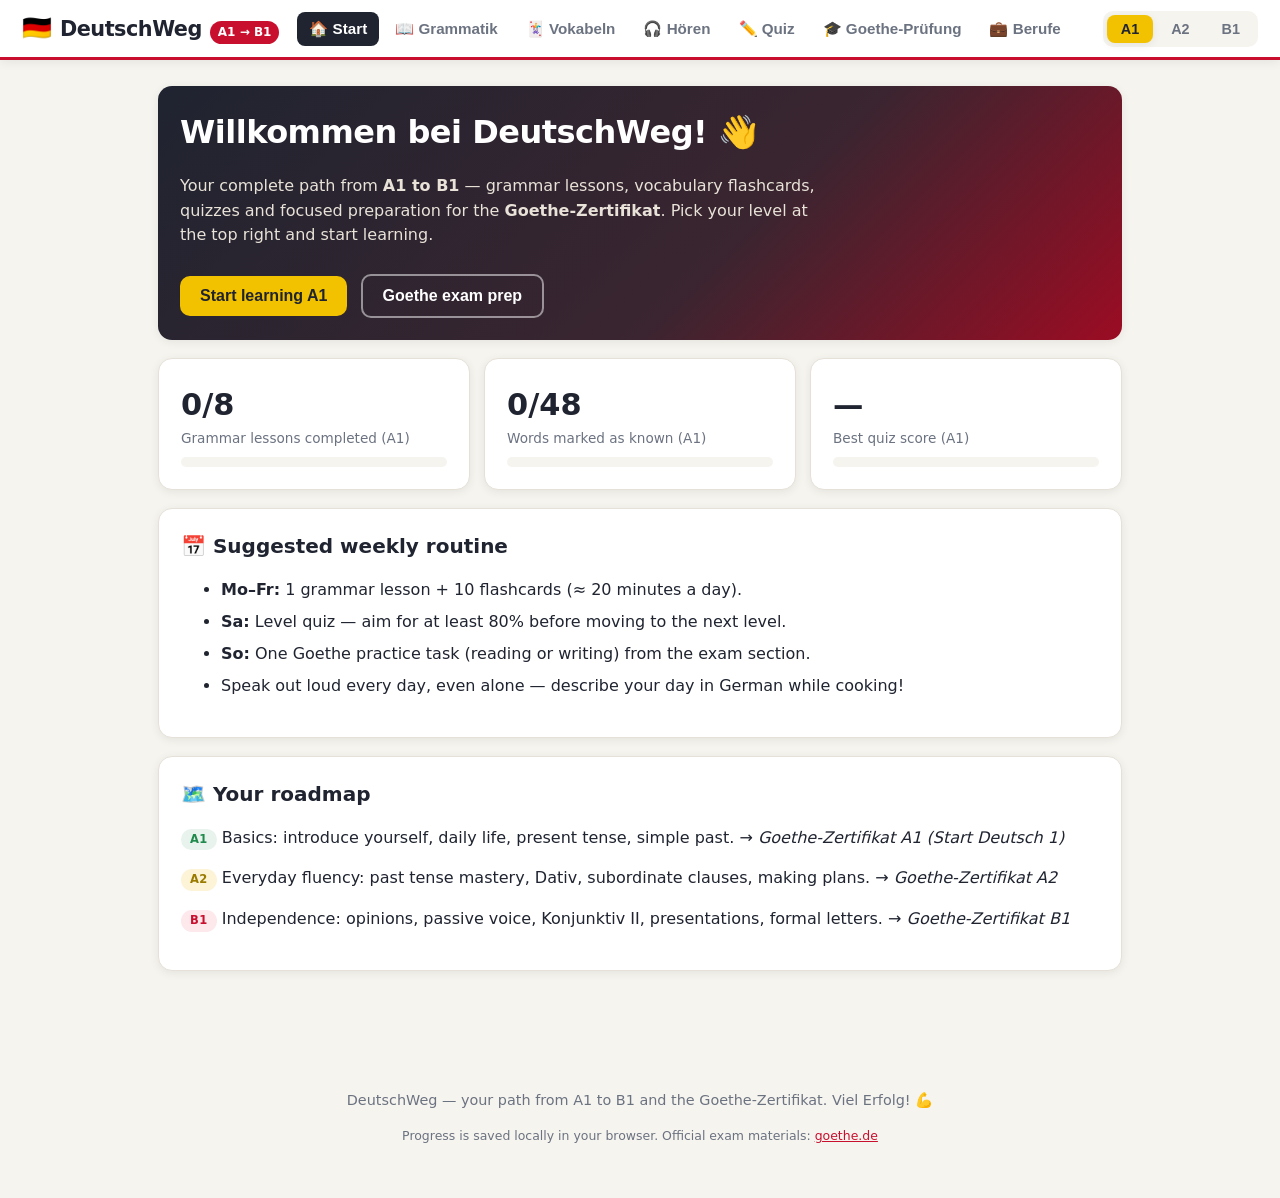
<file: index.html>
<!DOCTYPE html>
<html lang="de">
<head>
  <meta charset="UTF-8">
  <meta name="viewport" content="width=device-width, initial-scale=1.0, viewport-fit=cover">
  <title>Deutsch A1–B1 | Goethe Exam Prep</title>
  <meta name="theme-color" content="#c8102e">
  <link rel="manifest" href="manifest.webmanifest">
  <meta name="apple-mobile-web-app-capable" content="yes">
  <meta name="mobile-web-app-capable" content="yes">
  <meta name="apple-mobile-web-app-status-bar-style" content="default">
  <meta name="apple-mobile-web-app-title" content="DeutschWeg">
  <link rel="apple-touch-icon" href="icons/icon-180.png">
  <link rel="icon" type="image/png" sizes="192x192" href="icons/icon-192.png">
  <link rel="stylesheet" href="css/style.css">
</head>
<body>
  <header class="topbar">
    <div class="brand" onclick="showView('dashboard')">
      <span class="brand-flag">🇩🇪</span>
      <span class="brand-name">DeutschWeg</span>
      <span class="brand-sub">A1 → B1</span>
    </div>
    <nav class="main-nav">
      <button class="nav-btn active" data-view="dashboard" onclick="showView('dashboard')">🏠 Start</button>
      <button class="nav-btn" data-view="grammar" onclick="showView('grammar')">📖 Grammatik</button>
      <button class="nav-btn" data-view="vocab" onclick="showView('vocab')">🃏 Vokabeln</button>
      <button class="nav-btn" data-view="listening" onclick="showView('listening')">🎧 Hören</button>
      <button class="nav-btn" data-view="quiz" onclick="showView('quiz')">✏️ Quiz</button>
      <button class="nav-btn" data-view="exam" onclick="showView('exam')">🎓 Goethe-Prüfung</button>
      <button class="nav-btn" data-view="jobs" onclick="showView('jobs')">💼 Berufe</button>
    </nav>
    <div class="level-picker">
      <button class="level-btn active" data-level="A1" onclick="setLevel('A1')">A1</button>
      <button class="level-btn" data-level="A2" onclick="setLevel('A2')">A2</button>
      <button class="level-btn" data-level="B1" onclick="setLevel('B1')">B1</button>
    </div>
  </header>

  <main id="app"></main>

  <footer class="footer">
    <p>DeutschWeg — your path from A1 to B1 and the Goethe-Zertifikat. Viel Erfolg! 💪</p>
    <p class="footer-small">Progress is saved locally in your browser. Official exam materials: <a href="https://www.goethe.de/en/spr/prf.html" target="_blank" rel="noopener">goethe.de</a></p>
  </footer>

  <script src="js/data/grammar.js"></script>
  <script src="js/data/vocab.js"></script>
  <script src="js/data/quizzes.js"></script>
  <script src="js/data/listening.js"></script>
  <script src="js/data/exam.js"></script>
  <script src="js/data/jobs.js"></script>
  <script src="js/app.js"></script>
  <script>
    if ("serviceWorker" in navigator) {
      navigator.serviceWorker.register("sw.js");
    }
  </script>
</body>
</html>
</file>
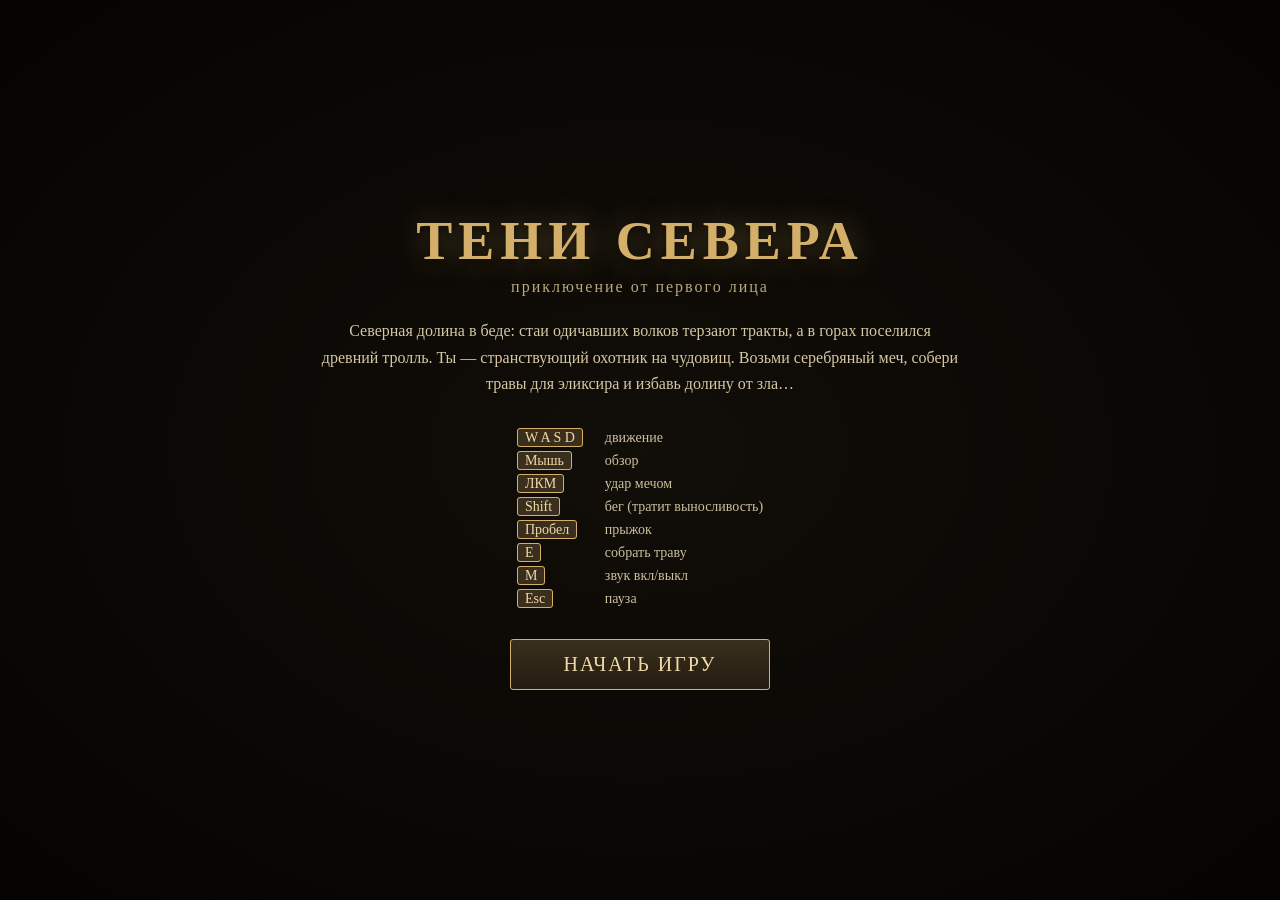
<file: game/index.html>
<!DOCTYPE html>
<html lang="ru">
<head>
<meta charset="UTF-8">
<meta name="viewport" content="width=device-width, initial-scale=1.0">
<title>Тени Севера — RPG от первого лица</title>
<style>
  :root{
    --gold:#d4af6a; --gold2:#f0d9a8; --blood:#a32020; --panel:rgba(12,10,8,.78);
  }
  *{margin:0;padding:0;box-sizing:border-box}
  html,body{width:100%;height:100%;overflow:hidden;background:#000;
    font-family:Georgia,'Times New Roman',serif;color:#e8dcc0;user-select:none}
  #gl{position:fixed;inset:0;display:block;width:100%;height:100%}

  /* ---------- crosshair ---------- */
  #crosshair{position:fixed;left:50%;top:50%;transform:translate(-50%,-50%);
    width:18px;height:18px;pointer-events:none;opacity:.85}
  #crosshair::before,#crosshair::after{content:"";position:absolute;background:#e8dcc0;
    box-shadow:0 0 3px #000}
  #crosshair::before{left:8px;top:0;width:2px;height:18px}
  #crosshair::after{left:0;top:8px;width:18px;height:2px}

  /* ---------- HUD bars ---------- */
  #hud{position:fixed;left:24px;bottom:22px;width:300px;pointer-events:none}
  .bar{height:14px;border:1px solid #5a4a30;background:rgba(0,0,0,.55);
    border-radius:3px;margin-top:6px;overflow:hidden;box-shadow:0 0 8px rgba(0,0,0,.6)}
  .bar>div{height:100%;transition:width .15s}
  #hpFill{background:linear-gradient(#d24545,#7d1d1d);width:100%}
  #stFill{background:linear-gradient(#58b558,#2c6b2c);width:100%}
  #xpWrap{height:7px;margin-top:8px}
  #xpFill{background:linear-gradient(#e8c97a,#a8843a);width:0}
  #lvlTag{font-size:14px;color:var(--gold);text-shadow:0 1px 3px #000;margin-top:5px}

  /* ---------- quest panel ---------- */
  #quest{position:fixed;left:24px;top:74px;max-width:330px;background:var(--panel);
    border:1px solid #4a3b24;border-left:3px solid var(--gold);padding:10px 14px;
    border-radius:3px;pointer-events:none}
  #quest h3{font-size:15px;color:var(--gold2);letter-spacing:.5px}
  #quest p{font-size:13px;margin-top:4px;color:#cdbf9d}
  #quest .qprog{color:#fff;font-weight:bold}

  /* ---------- compass ---------- */
  #compass{position:fixed;top:14px;left:50%;transform:translateX(-50%);
    width:340px;height:34px;background:var(--panel);border:1px solid #4a3b24;
    border-radius:4px;pointer-events:none}

  /* ---------- minimap ---------- */
  #minimapWrap{position:fixed;top:14px;right:14px;border:2px solid #4a3b24;
    border-radius:50%;overflow:hidden;box-shadow:0 0 14px rgba(0,0,0,.7);pointer-events:none}
  #minimap{display:block;width:170px;height:170px}

  /* ---------- clock ---------- */
  #clock{position:fixed;top:192px;right:24px;font-size:14px;color:var(--gold2);
    text-shadow:0 1px 3px #000;text-align:center;width:150px;pointer-events:none}

  /* ---------- sword ---------- */
  #sword{position:fixed;right:4%;bottom:-6vmin;width:34vmin;height:60vmin;
    pointer-events:none;transform-origin:55% 95%;transform:rotate(14deg);
    filter:drop-shadow(0 6px 10px rgba(0,0,0,.6));
    animation:idle 3.4s ease-in-out infinite}
  @keyframes idle{0%,100%{transform:rotate(14deg) translateY(0)}
    50%{transform:rotate(16deg) translateY(1.2vmin)}}
  #sword.swing{animation:swing .42s ease-out}
  @keyframes swing{
    0%{transform:rotate(26deg) translate(2vmin,0)}
    35%{transform:rotate(-74deg) translate(-14vmin,-4vmin)}
    100%{transform:rotate(14deg) translate(0,0)}}

  /* ---------- vignettes ---------- */
  #dmgVignette{position:fixed;inset:0;pointer-events:none;opacity:0;
    box-shadow:inset 0 0 140px 60px rgba(160,10,10,.85);transition:opacity .5s}
  #lowHp{position:fixed;inset:0;pointer-events:none;opacity:0;
    box-shadow:inset 0 0 120px 40px rgba(120,0,0,.55)}

  /* ---------- floating texts / notifications ---------- */
  .floatTxt{position:fixed;pointer-events:none;font-weight:bold;font-size:18px;
    text-shadow:0 1px 4px #000;animation:floatUp 1s ease-out forwards}
  @keyframes floatUp{from{opacity:1;transform:translateY(0)}
    to{opacity:0;transform:translateY(-46px)}}
  #notif{position:fixed;top:18%;left:50%;transform:translateX(-50%);
    text-align:center;pointer-events:none}
  .note{font-size:24px;color:var(--gold2);text-shadow:0 2px 8px #000;
    letter-spacing:1px;animation:noteAnim 3.6s ease forwards;margin-top:8px}
  .note small{display:block;font-size:15px;color:#cdbf9d}
  @keyframes noteAnim{0%{opacity:0;transform:scale(.85)}10%{opacity:1;transform:scale(1)}
    80%{opacity:1}100%{opacity:0}}

  /* ---------- quest marker ---------- */
  #marker{position:fixed;pointer-events:none;display:none;text-align:center;
    transform:translate(-50%,-100%)}
  #marker .dia{width:16px;height:16px;margin:0 auto;background:var(--gold);
    transform:rotate(45deg);box-shadow:0 0 10px var(--gold)}
  #marker .dist{font-size:13px;color:var(--gold2);text-shadow:0 1px 3px #000;margin-top:6px}

  /* ---------- hint ---------- */
  #hint{position:fixed;bottom:18%;left:50%;transform:translateX(-50%);
    font-size:17px;color:#fff;text-shadow:0 1px 4px #000;background:var(--panel);
    border:1px solid #4a3b24;padding:6px 16px;border-radius:4px;display:none;pointer-events:none}
  kbd{background:#3a2f1d;border:1px solid var(--gold);border-radius:3px;
    padding:1px 7px;color:var(--gold2);font-family:inherit}

  /* ---------- screens ---------- */
  .screen{position:fixed;inset:0;display:flex;flex-direction:column;align-items:center;
    justify-content:center;background:radial-gradient(ellipse at center,
    rgba(20,16,10,.88) 0%,rgba(5,4,2,.97) 100%);z-index:10;text-align:center;padding:20px}
  .screen h1{font-size:54px;color:var(--gold);letter-spacing:6px;
    text-shadow:0 0 30px rgba(212,175,106,.4),0 3px 6px #000}
  .screen h2{font-size:30px;color:var(--gold2);letter-spacing:3px}
  .screen .sub{font-size:16px;color:#b8a880;margin-top:6px;letter-spacing:2px}
  .story{max-width:640px;margin:22px 0;font-size:16px;line-height:1.65;color:#d6c8a4}
  .controls{display:grid;grid-template-columns:auto auto;gap:7px 22px;margin:10px 0 24px;
    font-size:14px;color:#cdbf9d;text-align:left}
  .btn{font-family:inherit;font-size:20px;letter-spacing:2px;color:var(--gold2);
    background:linear-gradient(#3a2f1d,#241c10);border:1px solid var(--gold);
    padding:13px 52px;border-radius:3px;cursor:pointer;margin-top:8px;
    transition:all .2s;text-transform:uppercase}
  .btn:hover{background:linear-gradient(#54421f,#332712);box-shadow:0 0 18px rgba(212,175,106,.35)}
  .hidden{display:none !important}
  #deathScreen h1{color:var(--blood);text-shadow:0 0 30px rgba(163,32,32,.5)}
  .stats{margin:14px 0;font-size:15px;color:#cdbf9d}
</style>
</head>
<body>
<canvas id="gl"></canvas>

<!-- HUD -->
<div id="crosshair" class="hidden"></div>
<div id="hud" class="hidden">
  <div id="lvlTag">Уровень 1 — Охотник</div>
  <div class="bar"><div id="hpFill"></div></div>
  <div class="bar"><div id="stFill"></div></div>
  <div class="bar" id="xpWrap"><div id="xpFill"></div></div>
</div>
<div id="quest" class="hidden">
  <h3 id="qTitle"></h3>
  <p id="qText"></p>
</div>
<canvas id="compass" class="hidden" width="340" height="34"></canvas>
<div id="minimapWrap" class="hidden"><canvas id="minimap" width="170" height="170"></canvas></div>
<div id="clock" class="hidden"></div>
<div id="marker"><div class="dia"></div><div class="dist"></div></div>
<div id="hint"></div>
<div id="notif"></div>
<div id="dmgVignette"></div>
<div id="lowHp"></div>

<!-- Sword viewmodel -->
<svg id="sword" class="hidden" viewBox="0 0 100 240">
  <defs>
    <linearGradient id="blade" x1="0" y1="0" x2="1" y2="0">
      <stop offset="0" stop-color="#7d8893"/><stop offset=".45" stop-color="#dfe7ee"/>
      <stop offset=".55" stop-color="#f5f9fc"/><stop offset="1" stop-color="#6c7680"/>
    </linearGradient>
    <linearGradient id="hilt" x1="0" y1="0" x2="0" y2="1">
      <stop offset="0" stop-color="#5a4426"/><stop offset="1" stop-color="#33240f"/>
    </linearGradient>
  </defs>
  <polygon points="50,2 60,30 60,160 40,160 40,30" fill="url(#blade)" stroke="#3c444c" stroke-width="1.4"/>
  <rect x="47.6" y="22" width="4.8" height="130" fill="#9aa6b1" opacity=".55"/>
  <rect x="22" y="158" width="56" height="11" rx="4" fill="#caa24e" stroke="#7d6325" stroke-width="1.5"/>
  <rect x="43" y="169" width="14" height="48" rx="4" fill="url(#hilt)" stroke="#1d1408" stroke-width="1.2"/>
  <circle cx="50" cy="226" r="11" fill="#caa24e" stroke="#7d6325" stroke-width="1.6"/>
</svg>

<!-- MENU -->
<div id="menu" class="screen">
  <h1>ТЕНИ СЕВЕРА</h1>
  <div class="sub">приключение от первого лица</div>
  <p class="story">Северная долина в беде: стаи одичавших волков терзают тракты,
    а в горах поселился древний тролль. Ты — странствующий охотник на чудовищ.
    Возьми серебряный меч, собери травы для эликсира и избавь долину от зла…</p>
  <div class="controls">
    <span><kbd>W A S D</kbd></span><span>движение</span>
    <span><kbd>Мышь</kbd></span><span>обзор</span>
    <span><kbd>ЛКМ</kbd></span><span>удар мечом</span>
    <span><kbd>Shift</kbd></span><span>бег (тратит выносливость)</span>
    <span><kbd>Пробел</kbd></span><span>прыжок</span>
    <span><kbd>E</kbd></span><span>собрать траву</span>
    <span><kbd>M</kbd></span><span>звук вкл/выкл</span>
    <span><kbd>Esc</kbd></span><span>пауза</span>
  </div>
  <button class="btn" id="startBtn">Начать игру</button>
</div>

<!-- PAUSE -->
<div id="pauseScreen" class="screen hidden">
  <h2>ПАУЗА</h2>
  <button class="btn" id="resumeBtn">Продолжить</button>
</div>

<!-- DEATH -->
<div id="deathScreen" class="screen hidden">
  <h1>ТЫ ПОГИБ</h1>
  <p class="story">Долина ещё нуждается в своём охотнике…</p>
  <button class="btn" id="respawnBtn">Возродиться</button>
</div>

<!-- VICTORY -->
<div id="winScreen" class="screen hidden">
  <h2>ДОЛИНА СПАСЕНА!</h2>
  <p class="story">Тролль повержен, и волчьи стаи рассеялись по лесам.
    Жители Севера будут слагать песни о твоём подвиге, охотник.</p>
  <div class="stats" id="winStats"></div>
  <button class="btn" id="roamBtn">Странствовать дальше</button>
</div>

<script>
"use strict";
/* =====================================================================
   ТЕНИ СЕВЕРА — first-person open-world RPG on raw WebGL, no libraries
   ===================================================================== */

/* ---------------- tiny math ---------------- */
function mPersp(fov,asp,n,f){const t=1/Math.tan(fov/2),nf=1/(n-f);
  return[t/asp,0,0,0, 0,t,0,0, 0,0,(f+n)*nf,-1, 0,0,2*f*n*nf,0];}
function mLookAt(e,c,up){
  let zx=e[0]-c[0],zy=e[1]-c[1],zz=e[2]-c[2];
  let l=1/(Math.hypot(zx,zy,zz)||1);zx*=l;zy*=l;zz*=l;
  let xx=up[1]*zz-up[2]*zy,xy=up[2]*zx-up[0]*zz,xz=up[0]*zy-up[1]*zx;
  l=1/(Math.hypot(xx,xy,xz)||1);xx*=l;xy*=l;xz*=l;
  const yx=zy*xz-zz*xy,yy=zz*xx-zx*xz,yz=zx*xy-zy*xx;
  return[xx,yx,zx,0, xy,yy,zy,0, xz,yz,zz,0,
    -(xx*e[0]+xy*e[1]+xz*e[2]),-(yx*e[0]+yy*e[1]+yz*e[2]),-(zx*e[0]+zy*e[1]+zz*e[2]),1];}
function mMul(a,b){const o=new Array(16);
  for(let c=0;c<4;c++)for(let r=0;r<4;r++)
    o[c*4+r]=a[r]*b[c*4]+a[4+r]*b[c*4+1]+a[8+r]*b[c*4+2]+a[12+r]*b[c*4+3];
  return o;}
function mTRS(x,y,z,ry,s){const c=Math.cos(ry),si=Math.sin(ry);
  return[c*s,0,-si*s,0, 0,s,0,0, si*s,0,c*s,0, x,y,z,1];}
function nRotY(ry){const c=Math.cos(ry),s=Math.sin(ry);
  return[c,0,-s, 0,1,0, s,0,c];}
const N_ID=[1,0,0, 0,1,0, 0,0,1], M_ID=[1,0,0,0, 0,1,0,0, 0,0,1,0, 0,0,0,1];
const clamp=(v,a,b)=>v<a?a:v>b?b:v, lerp=(a,b,t)=>a+(b-a)*t;

/* ---------------- deterministic noise ---------------- */
let seed=1337;
function rnd(){seed=(Math.imul(seed,1103515245)+12345)&0x7fffffff;return seed/0x7fffffff;}
function hash2(ix,iz){let n=(Math.imul(ix,374761393)+Math.imul(iz,668265263))|0;
  n=Math.imul(n^(n>>>13),1274126177);n^=n>>>16;return(n>>>0)/4294967295;}
function noise2(x,z){const ix=Math.floor(x),iz=Math.floor(z),fx=x-ix,fz=z-iz;
  const u=fx*fx*(3-2*fx),v=fz*fz*(3-2*fz);
  return lerp(lerp(hash2(ix,iz),hash2(ix+1,iz),u),
              lerp(hash2(ix,iz+1),hash2(ix+1,iz+1),u),v);}
function fbm(x,z){let a=0.5,f=1,s=0;
  for(let i=0;i<4;i++){s+=a*noise2(x*f,z*f);f*=2;a*=0.5;}return s;}

/* ---------------- world ---------------- */
const WORLD_R=290, WATER_Y=0;
function terrainH(x,z){
  let y=(fbm(x*0.013,z*0.013)-0.47)*22;
  const m=Math.max(0,fbm(x*0.0045+97,z*0.0045+31)-0.45);
  y+=m*m*160;
  const d=Math.hypot(x,z);
  if(d<40){const t=clamp(d/40,0,1);y=lerp(2.2,y,t*t);}      // flat spawn
  if(d>WORLD_R-40)y+=(d-(WORLD_R-40))*0.6;                  // rim mountains
  return y;}
function terrainN(x,z){const e=1.2;
  const nx=terrainH(x-e,z)-terrainH(x+e,z),nz=terrainH(x,z-e)-terrainH(x,z+e);
  const l=1/Math.hypot(nx,2*e,nz);return[nx*l,2*e*l,nz*l];}

/* ---------------- WebGL setup ---------------- */
const cv=document.getElementById("gl");
const gl=cv.getContext("webgl",{antialias:true});
function resize(){cv.width=innerWidth*devicePixelRatio;cv.height=innerHeight*devicePixelRatio;
  gl.viewport(0,0,cv.width,cv.height);}
addEventListener("resize",resize);resize();

const VS=`attribute vec3 aPos;attribute vec3 aNor;attribute vec3 aCol;
uniform mat4 uVP,uModel;uniform mat3 uNor;
varying vec3 vC,vN;varying float vD;
void main(){vec4 w=uModel*vec4(aPos,1.0);gl_Position=uVP*w;
vC=aCol;vN=uNor*aNor;vD=gl_Position.w;}`;
const FS=`precision mediump float;
varying vec3 vC,vN;varying float vD;
uniform vec3 uSunDir,uSunCol,uAmb,uFogCol;
uniform float uFogDen,uEmis,uAlpha;
void main(){
  float d=max(dot(normalize(vN),uSunDir),0.0);
  vec3 c=vC*(uAmb+uSunCol*d);
  c=mix(c,vC*1.25,uEmis);
  float f=clamp(1.0-exp(-uFogDen*uFogDen*vD*vD),0.0,1.0);
  gl_FragColor=vec4(mix(c,uFogCol,f),uAlpha);}`;
function shader(type,src){const s=gl.createShader(type);gl.shaderSource(s,src);
  gl.compileShader(s);
  if(!gl.getShaderParameter(s,gl.COMPILE_STATUS))throw gl.getShaderInfoLog(s);
  return s;}
const prog=gl.createProgram();
gl.attachShader(prog,shader(gl.VERTEX_SHADER,VS));
gl.attachShader(prog,shader(gl.FRAGMENT_SHADER,FS));
gl.linkProgram(prog);gl.useProgram(prog);
const A={pos:gl.getAttribLocation(prog,"aPos"),nor:gl.getAttribLocation(prog,"aNor"),
  col:gl.getAttribLocation(prog,"aCol")};
const U={};for(const n of["uVP","uModel","uNor","uSunDir","uSunCol","uAmb",
  "uFogCol","uFogDen","uEmis","uAlpha"])U[n]=gl.getUniformLocation(prog,n);
gl.enable(gl.DEPTH_TEST);
gl.enable(gl.CULL_FACE);
gl.blendFunc(gl.SRC_ALPHA,gl.ONE_MINUS_SRC_ALPHA);

/* ---------------- geometry builders ---------------- */
function tri(a,b,c,col,out){
  const ux=b[0]-a[0],uy=b[1]-a[1],uz=b[2]-a[2],vx=c[0]-a[0],vy=c[1]-a[1],vz=c[2]-a[2];
  let nx=uy*vz-uz*vy,ny=uz*vx-ux*vz,nz=ux*vy-uy*vx;
  const l=1/(Math.hypot(nx,ny,nz)||1);nx*=l;ny*=l;nz*=l;
  out.push(a[0],a[1],a[2],nx,ny,nz,col[0],col[1],col[2],
           b[0],b[1],b[2],nx,ny,nz,col[0],col[1],col[2],
           c[0],c[1],c[2],nx,ny,nz,col[0],col[1],col[2]);}
function quad(a,b,c,d,col,out){tri(a,b,c,col,out);tri(a,c,d,col,out);}
function box(cx,cy,cz,sx,sy,sz,ry,col,out){
  const hx=sx/2,hy=sy/2,hz=sz/2,co=Math.cos(ry),si=Math.sin(ry);
  const p=(x,y,z)=>[cx+x*co+z*si,cy+y,cz-x*si+z*co];
  const v=[p(-hx,-hy,-hz),p(hx,-hy,-hz),p(hx,hy,-hz),p(-hx,hy,-hz),
           p(-hx,-hy,hz),p(hx,-hy,hz),p(hx,hy,hz),p(-hx,hy,hz)];
  quad(v[4],v[5],v[6],v[7],col,out);quad(v[1],v[0],v[3],v[2],col,out);
  quad(v[5],v[1],v[2],v[6],col,out);quad(v[0],v[4],v[7],v[3],col,out);
  quad(v[3],v[7],v[6],v[2],col,out);quad(v[0],v[1],v[5],v[4],col,out);}
function pyramid(cx,cy,cz,s,h,ry,col,out){
  const co=Math.cos(ry),si=Math.sin(ry);
  const p=(x,z)=>[cx+x*co+z*si,cy,cz-x*si+z*co];
  const a=[cx,cy+h,cz],b0=p(-s,-s),b1=p(s,-s),b2=p(s,s),b3=p(-s,s);
  tri(b1,b0,a,col,out);tri(b2,b1,a,col,out);
  tri(b3,b2,a,col,out);tri(b0,b3,a,col,out);
  quad(b0,b1,b2,b3,col,out);}
function mesh(arr){const buf=gl.createBuffer();
  gl.bindBuffer(gl.ARRAY_BUFFER,buf);
  gl.bufferData(gl.ARRAY_BUFFER,new Float32Array(arr),gl.STATIC_DRAW);
  return{buf,n:arr.length/9};}
function draw(m,model,nor,emis,alpha){
  gl.bindBuffer(gl.ARRAY_BUFFER,m.buf);
  gl.vertexAttribPointer(A.pos,3,gl.FLOAT,false,36,0);
  gl.vertexAttribPointer(A.nor,3,gl.FLOAT,false,36,12);
  gl.vertexAttribPointer(A.col,3,gl.FLOAT,false,36,24);
  gl.enableVertexAttribArray(A.pos);gl.enableVertexAttribArray(A.nor);
  gl.enableVertexAttribArray(A.col);
  gl.uniformMatrix4fv(U.uModel,false,model||M_ID);
  gl.uniformMatrix3fv(U.uNor,false,nor||N_ID);
  gl.uniform1f(U.uEmis,emis||0);gl.uniform1f(U.uAlpha,alpha===undefined?1:alpha);
  gl.drawArrays(gl.TRIANGLES,0,m.n);}

/* ---------------- build terrain ---------------- */
function terrainColor(y,ny,x,z){
  const v=noise2(x*0.3,z*0.3)*0.07;
  if(y<WATER_Y+0.7)return[0.56+v,0.5+v,0.33];               // sand
  if(y>30&&ny>0.78)return[0.88,0.9,0.94];                   // snow
  if(ny<0.72)return[0.42+v,0.4+v,0.38];                     // rock
  return[0.2+v,0.4+v*1.5,0.14];}                            // grass
const terr=(()=>{const out=[],SEG=150,S=WORLD_R*2+40,h=S/2,st=S/SEG;
  const H=[],C=[];
  for(let j=0;j<=SEG;j++)for(let i=0;i<=SEG;i++){
    const x=-h+i*st,z=-h+j*st,y=terrainH(x,z),n=terrainN(x,z);
    H.push([x,y,z]);C.push(terrainColor(y,n[1],x,z));}
  for(let j=0;j<SEG;j++)for(let i=0;i<SEG;i++){
    const a=j*(SEG+1)+i,b=a+1,c=a+SEG+1,d=c+1;
    tri(H[a],H[c],H[b],C[a],out);tri(H[b],H[c],H[d],C[b],out);}
  return mesh(out);})();

/* ---------------- water ---------------- */
const water=(()=>{const out=[],h=WORLD_R+20,c=[0.13,0.3,0.45];
  quad([-h,WATER_Y,-h],[-h,WATER_Y,h],[h,WATER_Y,h],[h,WATER_Y,-h],c,out);
  return mesh(out);})();

/* ---------------- forest, rocks ---------------- */
const flora=(()=>{const out=[];
  for(let i=0;i<420;i++){
    const x=(rnd()*2-1)*(WORLD_R-15),z=(rnd()*2-1)*(WORLD_R-15);
    const y=terrainH(x,z),n=terrainN(x,z);
    if(y<1.4||y>24||n[1]<0.8||Math.hypot(x,z)<18)continue;
    const s=0.8+rnd()*0.9,ry=rnd()*6.28,g=0.3+rnd()*0.14;
    box(x,y+1.2*s,z,0.45*s,2.6*s,0.45*s,ry,[0.34,0.24,0.13],out);
    const fc=[0.07+rnd()*0.05,g,0.1];
    pyramid(x,y+1.7*s,z,2.2*s,3.1*s,ry,fc,out);
    pyramid(x,y+3.4*s,z,1.6*s,2.5*s,ry+0.5,fc,out);
    pyramid(x,y+4.9*s,z,1.0*s,1.9*s,ry+1.0,fc,out);}
  for(let i=0;i<130;i++){
    const x=(rnd()*2-1)*(WORLD_R-10),z=(rnd()*2-1)*(WORLD_R-10);
    const y=terrainH(x,z);if(y<0.5)continue;
    const s=0.6+rnd()*2.4,v=rnd()*0.08;
    box(x,y+s*0.25,z,s,s*0.8,s*0.9,rnd()*6.28,[0.4+v,0.39+v,0.38+v],out);}
  return mesh(out);})();

/* ---------------- creature meshes ---------------- */
const wolfMesh=(()=>{const o=[],c=[0.26,0.25,0.27],cd=[0.2,0.19,0.21];
  box(0,0.62,-0.05,0.5,0.46,1.1,0,c,o);          // body
  box(0,0.84,0.62,0.34,0.32,0.42,0,c,o);         // head
  box(0,0.74,0.93,0.17,0.16,0.28,0,cd,o);        // snout
  box(-0.1,1.06,0.55,0.09,0.16,0.06,0,cd,o);     // ears
  box(0.1,1.06,0.55,0.09,0.16,0.06,0,cd,o);
  box(-0.17,0.27,0.4,0.13,0.55,0.13,0,cd,o);     // legs
  box(0.17,0.27,0.4,0.13,0.55,0.13,0,cd,o);
  box(-0.17,0.27,-0.42,0.13,0.55,0.13,0,cd,o);
  box(0.17,0.27,-0.42,0.13,0.55,0.13,0,cd,o);
  box(0,0.72,-0.75,0.11,0.11,0.5,0,cd,o);        // tail
  return mesh(o);})();
const trollMesh=(()=>{const o=[],c=[0.33,0.43,0.27],cd=[0.27,0.35,0.22];
  box(-0.38,0.8,0,0.52,1.6,0.52,0,cd,o);         // legs
  box(0.38,0.8,0,0.52,1.6,0.52,0,cd,o);
  box(0,2.3,0,1.7,1.7,1.1,0,c,o);                // body
  box(0,3.5,0.12,0.75,0.75,0.75,0,c,o);          // head
  box(-0.18,3.45,0.52,0.12,0.12,0.12,0,[0.9,0.2,0.1],o); // eyes
  box(0.18,3.45,0.52,0.12,0.12,0.12,0,[0.9,0.2,0.1],o);
  box(-1.12,2.0,0,0.45,2.1,0.45,0,cd,o);         // arms
  box(1.12,2.0,0,0.45,2.1,0.45,0,cd,o);
  return mesh(o);})();
const herbMesh=(()=>{const o=[],g=[0.35,0.85,0.4];
  quad([-0.35,0,0],[0.35,0,0],[0.35,0.6,0],[-0.35,0.6,0],g,o);
  quad([0.35,0,0],[-0.35,0,0],[-0.35,0.6,0],[0.35,0.6,0],g,o);
  quad([0,0,-0.35],[0,0,0.35],[0,0.6,0.35],[0,0.6,-0.35],g,o);
  quad([0,0,0.35],[0,0,-0.35],[0,0.6,-0.35],[0,0.6,0.35],g,o);
  box(0,0.66,0,0.22,0.14,0.22,0.6,[1,0.85,0.3],o);
  return mesh(o);})();

/* ---------------- audio ---------------- */
let AC=null,muted=false;
function ac(){if(!AC)AC=new(window.AudioContext||window.webkitAudioContext)();return AC;}
function tone(f,dur,type,vol,slide){if(muted)return;const a=ac(),o=a.createOscillator(),
  g=a.createGain();o.type=type||"sine";o.frequency.value=f;
  if(slide)o.frequency.exponentialRampToValueAtTime(Math.max(slide,1),a.currentTime+dur);
  g.gain.value=vol||0.15;g.gain.exponentialRampToValueAtTime(0.001,a.currentTime+dur);
  o.connect(g).connect(a.destination);o.start();o.stop(a.currentTime+dur);}
function swoosh(){if(muted)return;const a=ac(),len=a.sampleRate*0.18,
  b=a.createBuffer(1,len,a.sampleRate),d=b.getChannelData(0);
  for(let i=0;i<len;i++)d[i]=(Math.random()*2-1)*(1-i/len);
  const s=a.createBufferSource();s.buffer=b;
  const f=a.createBiquadFilter();f.type="bandpass";f.frequency.value=900;
  f.frequency.exponentialRampToValueAtTime(300,a.currentTime+0.18);
  const g=a.createGain();g.gain.value=0.25;
  s.connect(f).connect(g).connect(a.destination);s.start();}
const sfx={
  swing:()=>swoosh(),
  hit:()=>tone(140,0.16,"square",0.2,60),
  hurt:()=>tone(110,0.3,"sawtooth",0.22,40),
  pickup:()=>{tone(660,0.1,"sine",0.16);setTimeout(()=>tone(990,0.14,"sine",0.16),90);},
  level:()=>{[523,659,784,1047].forEach((f,i)=>setTimeout(()=>tone(f,0.25,"triangle",0.18),i*110));},
  quest:()=>{tone(392,0.3,"triangle",0.16);setTimeout(()=>tone(523,0.4,"triangle",0.16),200);},
  die:()=>tone(220,1.2,"sawtooth",0.25,30)};

/* ---------------- game state ---------------- */
const player={x:0,z:8,y:terrainH(0,8),vy:0,yaw:Math.PI,pitch:0,
  hp:100,maxHp:100,st:100,maxSt:100,dmg:14,lvl:1,xp:0,
  atkCd:0,onGround:true,kills:0,herbs:0,bossKilled:false};
let enemies=[],herbs=[],questStage=0,gameOn=false,paused=false,dead=false,
  dayTime=0.3,spawnTimer=0,trollPos=null,freeRoam=false;
const QUESTS=[
  {title:"Волчья напасть",text:n=>`Перебейте одичавших волков: <span class="qprog">${n}/5</span>`,need:5},
  {title:"Травы для эликсира",text:n=>`Соберите светящиеся травы: <span class="qprog">${n}/5</span>`,need:5},
  {title:"Логово тролля",text:()=>`Найдите и убейте горного тролля. Следуйте за маркером.`,need:1},
  {title:"Долина спасена",text:()=>`Все задания выполнены. Странствуйте свободно!`,need:0}];

function spawnWolf(nearPlayer){
  for(let t=0;t<30;t++){
    let x,z;
    if(nearPlayer){const a=Math.random()*6.28,d=60+Math.random()*160;
      x=player.x+Math.cos(a)*d;z=player.z+Math.sin(a)*d;}
    else{x=(Math.random()*2-1)*(WORLD_R-30);z=(Math.random()*2-1)*(WORLD_R-30);}
    if(Math.hypot(x,z)>WORLD_R-15)continue;
    const y=terrainH(x,z);if(y<0.8)continue;
    if(Math.hypot(x-player.x,z-player.z)<45)continue;
    enemies.push({kind:"wolf",x,z,y,hp:40,maxHp:40,heading:Math.random()*6.28,
      atkCd:0,wanderT:0,dead:0,bob:Math.random()*6});
    return;}}
function spawnTroll(){
  for(let t=0;t<400;t++){
    const a=Math.random()*6.28,d=150+Math.random()*90;
    const x=Math.cos(a)*d,z=Math.sin(a)*d,y=terrainH(x,z);
    if(y>2&&y<20){trollPos=[x,z];
      enemies.push({kind:"troll",x,z,y,hp:350,maxHp:350,heading:0,
        atkCd:0,wanderT:0,dead:0,bob:0});return;}}
  trollPos=[160,160];
  enemies.push({kind:"troll",x:160,z:160,y:terrainH(160,160),hp:350,maxHp:350,
    heading:0,atkCd:0,wanderT:0,dead:0,bob:0});}
function placeHerbs(){herbs=[];let tries=0;
  while(herbs.length<12&&tries++<600){
    const x=(Math.random()*2-1)*(WORLD_R-40),z=(Math.random()*2-1)*(WORLD_R-40);
    const y=terrainH(x,z);
    if(y<1||y>22||Math.hypot(x,z)<25)continue;
    herbs.push({x,z,y,taken:false});}}

/* ---------------- input ---------------- */
const keys={};
addEventListener("keydown",e=>{keys[e.code]=true;
  if(e.code==="KeyM"){muted=!muted;note(muted?"Звук выключен":"Звук включён","");}
  if(e.code==="KeyE")tryPickup();});
addEventListener("keyup",e=>keys[e.code]=false);
addEventListener("mousemove",e=>{
  if(document.pointerLockElement!==cv||!gameOn||dead)return;
  player.yaw+=e.movementX*0.0024;
  player.pitch=clamp(player.pitch-e.movementY*0.0024,-1.45,1.45);});
addEventListener("mousedown",e=>{
  if(document.pointerLockElement===cv&&e.button===0&&gameOn&&!dead)attack();});
document.addEventListener("pointerlockchange",()=>{
  if(document.pointerLockElement!==cv&&gameOn&&!dead&&!freeRoamShown())pause(true);});
function freeRoamShown(){return !document.getElementById("winScreen").classList.contains("hidden");}

/* ---------------- UI helpers ---------------- */
const $=id=>document.getElementById(id);
function show(id,on){$(id).classList.toggle("hidden",!on);}
function note(big,small){const d=document.createElement("div");d.className="note";
  d.innerHTML=big+(small?`<small>${small}</small>`:"");
  $("notif").appendChild(d);setTimeout(()=>d.remove(),3700);}
function floatText(wx,wy,wz,txt,color){
  const p=project(wx,wy,wz);if(!p)return;
  const d=document.createElement("div");d.className="floatTxt";
  d.style.left=p[0]+"px";d.style.top=p[1]+"px";d.style.color=color;
  d.textContent=txt;document.body.appendChild(d);setTimeout(()=>d.remove(),1000);}
let curVP=M_ID;
function project(x,y,z){
  const cx=curVP[0]*x+curVP[4]*y+curVP[8]*z+curVP[12];
  const cy=curVP[1]*x+curVP[5]*y+curVP[9]*z+curVP[13];
  const cw=curVP[3]*x+curVP[7]*y+curVP[11]*z+curVP[15];
  if(cw<0.3)return null;
  return[(cx/cw*0.5+0.5)*innerWidth,(0.5-cy/cw*0.5)*innerHeight];}
function updateQuestUI(){
  const q=QUESTS[questStage];$("qTitle").textContent="✦ "+q.title;
  const n=questStage===0?player.kills:questStage===1?player.herbs:0;
  $("qText").innerHTML=q.text(Math.min(n,q.need));}
function xpNeed(){return player.lvl*100;}
function gainXp(n){player.xp+=n;
  while(player.xp>=xpNeed()){player.xp-=xpNeed();player.lvl++;
    player.maxHp+=20;player.hp=player.maxHp;player.dmg+=5;
    note(`Уровень ${player.lvl}!`,`+20 здоровья, +5 урона`);sfx.level();}}

/* ---------------- combat ---------------- */
function attack(){
  if(player.atkCd>0||player.st<10)return;
  player.atkCd=0.55;player.st-=10;sfx.swing();
  const sw=$("sword");sw.classList.remove("swing");void sw.offsetWidth;
  sw.classList.add("swing");
  const fx=Math.sin(player.yaw),fz=-Math.cos(player.yaw);
  setTimeout(()=>{
    for(const e of enemies){
      if(e.dead)continue;
      const dx=e.x-player.x,dz=e.z-player.z,d=Math.hypot(dx,dz);
      const range=e.kind==="troll"?4.2:3.4;
      if(d>range)continue;
      if((dx*fx+dz*fz)/(d||1)<0.45)continue;
      const dmg=Math.round(player.dmg+Math.random()*8);
      e.hp-=dmg;sfx.hit();
      floatText(e.x,e.y+(e.kind==="troll"?4:1.4),e.z,"-"+dmg,"#ffd76a");
      if(e.hp<=0)killEnemy(e);}
  },140);}
function killEnemy(e){
  e.dead=0.001;
  if(e.kind==="wolf"){player.kills++;gainXp(25);
    floatText(e.x,e.y+1.6,e.z,"+25 XP","#9ad07a");
    if(questStage===0&&player.kills>=5)advanceQuest();}
  else{player.bossKilled=true;gainXp(200);
    note("Тролль повержен!","+200 опыта");
    if(questStage===2)advanceQuest();}
  updateQuestUI();}
function advanceQuest(){
  questStage++;sfx.quest();
  if(questStage===1)note("Задание выполнено!","Новое задание: Травы для эликсира");
  else if(questStage===2){note("Задание выполнено!","Новое задание: Логово тролля");spawnTroll();}
  else if(questStage===3){
    $("winStats").innerHTML=
      `Уровень: ${player.lvl} &nbsp;•&nbsp; Убито волков: ${player.kills} &nbsp;•&nbsp; Собрано трав: ${player.herbs}`;
    show("winScreen",true);document.exitPointerLock();}
  updateQuestUI();}
function tryPickup(){
  if(!gameOn||dead)return;
  for(const h of herbs){
    if(h.taken)continue;
    if(Math.hypot(h.x-player.x,h.z-player.z)<2.6){
      h.taken=true;player.herbs++;gainXp(10);sfx.pickup();
      floatText(h.x,h.y+1,h.z,"+трава","#7ae8a0");
      if(questStage===1&&player.herbs>=5)advanceQuest();
      updateQuestUI();return;}}}
function hurtPlayer(n){
  player.hp-=n;sfx.hurt();
  const v=$("dmgVignette");v.style.transition="none";v.style.opacity=1;
  requestAnimationFrame(()=>{v.style.transition="opacity .5s";v.style.opacity=0;});
  if(player.hp<=0&&!dead){dead=true;sfx.die();show("deathScreen",true);
    document.exitPointerLock();}}

/* ---------------- enemy AI ---------------- */
function updateEnemies(dt){
  for(let i=enemies.length-1;i>=0;i--){
    const e=enemies[i];
    if(e.dead){e.dead+=dt;e.y-=dt*0.8;
      if(e.dead>2.5)enemies.splice(i,1);continue;}
    e.bob+=dt*8;e.atkCd=Math.max(0,e.atkCd-dt);
    const dx=player.x-e.x,dz=player.z-e.z,d=Math.hypot(dx,dz);
    const troll=e.kind==="troll";
    const aggro=troll?40:30,atkR=troll?3.4:2.4,spd=troll?5:6.8;
    let mvx=0,mvz=0;
    if(d<aggro&&!dead){
      e.heading=Math.atan2(dx,dz);
      if(d>atkR*0.8){mvx=dx/d*spd;mvz=dz/d*spd;}
      else if(e.atkCd<=0){e.atkCd=troll?1.7:1.25;
        hurtPlayer(Math.round(troll?20+Math.random()*10:7+Math.random()*6));}}
    else{e.wanderT-=dt;
      if(e.wanderT<=0){e.wanderT=2+Math.random()*4;
        e.heading=Math.random()*6.28;}
      mvx=Math.sin(e.heading)*1.4;mvz=Math.cos(e.heading)*1.4;}
    const nx=e.x+mvx*dt,nz=e.z+mvz*dt,ny=terrainH(nx,nz);
    if(ny>WATER_Y-0.3&&Math.hypot(nx,nz)<WORLD_R-8){e.x=nx;e.z=nz;e.y=ny;}
    else e.heading+=2;}}

/* ---------------- player physics ---------------- */
function updatePlayer(dt){
  const sprint=keys.ShiftLeft||keys.ShiftRight;
  let spd=6.5;
  if(sprint&&player.st>1&&(keys.KeyW||keys.KeyA||keys.KeyS||keys.KeyD)){
    spd=11.5;player.st=Math.max(0,player.st-26*dt);}
  else player.st=Math.min(player.maxSt,player.st+16*dt);
  const fx=Math.sin(player.yaw),fz=-Math.cos(player.yaw);
  const rx=Math.cos(player.yaw),rz=Math.sin(player.yaw);
  let mx=0,mz=0;
  if(keys.KeyW){mx+=fx;mz+=fz;} if(keys.KeyS){mx-=fx;mz-=fz;}
  if(keys.KeyD){mx+=rx;mz+=rz;} if(keys.KeyA){mx-=rx;mz-=rz;}
  const ml=Math.hypot(mx,mz);
  if(ml>0){mx/=ml;mz/=ml;
    const g=terrainH(player.x,player.z);
    if(g<WATER_Y+0.2)spd*=0.45;                        // wading
    let nx2=player.x+mx*spd*dt,nz2=player.z+mz*spd*dt;
    const r=Math.hypot(nx2,nz2);
    if(r>WORLD_R){nx2*=WORLD_R/r;nz2*=WORLD_R/r;}
    const slope=terrainH(nx2,nz2)-terrainH(player.x,player.z);
    if(slope<spd*dt*1.6){player.x=nx2;player.z=nz2;}}  // can't climb cliffs
  const ground=Math.max(terrainH(player.x,player.z),WATER_Y-1.0);
  player.vy-=22*dt;player.y+=player.vy*dt;
  if(player.y<=ground){player.y=ground;player.vy=0;player.onGround=true;}
  else player.onGround=false;
  if(keys.Space&&player.onGround){player.vy=8;player.onGround=false;}
  player.atkCd=Math.max(0,player.atkCd-dt);}

/* ---------------- minimap ---------------- */
const mmTerrain=document.createElement("canvas");mmTerrain.width=170;mmTerrain.height=170;
(()=>{const c=mmTerrain.getContext("2d"),img=c.createImageData(170,170);
  for(let j=0;j<170;j++)for(let i=0;i<170;i++){
    const x=(i/170*2-1)*WORLD_R,z=(j/170*2-1)*WORLD_R;
    const y=terrainH(x,z),n=terrainN(x,z);
    let col;
    if(y<WATER_Y)col=[30,70,110];
    else col=terrainColor(y,n[1],x,z).map(v=>v*255*(0.6+0.4*n[1]));
    const o=(j*170+i)*4;
    img.data[o]=col[0];img.data[o+1]=col[1];img.data[o+2]=col[2];img.data[o+3]=255;}
  c.putImageData(img,0,0);})();
function drawMinimap(){
  const c=$("minimap").getContext("2d");
  c.clearRect(0,0,170,170);c.drawImage(mmTerrain,0,0);
  const px=(player.x/WORLD_R*0.5+0.5)*170,pz=(player.z/WORLD_R*0.5+0.5)*170;
  for(const h of herbs){if(h.taken)continue;
    c.fillStyle="#6effa0";
    c.fillRect((h.x/WORLD_R*0.5+0.5)*170-1.5,(h.z/WORLD_R*0.5+0.5)*170-1.5,3,3);}
  for(const e of enemies){if(e.dead)continue;
    c.fillStyle=e.kind==="troll"?"#ff5050":"#e09090";
    const s=e.kind==="troll"?6:3.4;
    c.fillRect((e.x/WORLD_R*0.5+0.5)*170-s/2,(e.z/WORLD_R*0.5+0.5)*170-s/2,s,s);}
  if(questStage===2&&trollPos){
    c.fillStyle="#ffd24a";c.beginPath();
    c.arc((trollPos[0]/WORLD_R*0.5+0.5)*170,(trollPos[1]/WORLD_R*0.5+0.5)*170,5,0,6.28);
    c.fill();}
  c.save();c.translate(px,pz);c.rotate(player.yaw);
  c.fillStyle="#fff";c.beginPath();
  c.moveTo(0,-7);c.lineTo(5,5);c.lineTo(-5,5);c.closePath();c.fill();c.restore();}
function drawCompass(){
  const c=$("compass").getContext("2d");c.clearRect(0,0,340,34);
  c.font="bold 15px Georgia";c.textAlign="center";c.textBaseline="middle";
  const dirs=[["С",0],["В",90],["Ю",180],["З",270]];
  let yawDeg=player.yaw*180/Math.PI%360;if(yawDeg<0)yawDeg+=360;
  for(const[t,a]of dirs){
    let rel=a-yawDeg;while(rel>180)rel-=360;while(rel<-180)rel+=360;
    if(Math.abs(rel)>60)continue;
    const x=170+rel*2.6;
    c.fillStyle=t==="С"?"#e86a6a":"#e8dcc0";c.fillText(t,x,16);}
  for(let a=0;a<360;a+=15){
    let rel=a-yawDeg;while(rel>180)rel-=360;while(rel<-180)rel+=360;
    if(Math.abs(rel)>60||a%90===0)continue;
    c.fillStyle="rgba(232,220,192,.4)";c.fillRect(170+rel*2.6,12,1,9);}}

/* ---------------- day/night ---------------- */
function skyColors(){
  const sunA=dayTime*Math.PI*2-Math.PI/2;     // dayTime 0..1, 0.25=noon-ish
  const sunH=Math.sin(sunA);                  // -1..1
  const day=clamp(sunH*2+0.4,0,1);
  const dusk=clamp(1-Math.abs(sunH)*3,0,1)*clamp(day+0.4,0,1);
  const sky=[lerp(0.03,0.45,day)+dusk*0.32,lerp(0.04,0.62,day)+dusk*0.1,
             lerp(0.1,0.85,day)];
  const sunDir=[Math.cos(sunA)*0.5,Math.max(sunH,0.06),Math.sin(sunA)*0.3];
  const l=1/Math.hypot(...sunDir);
  return{sky,day,dusk,sunDir:[sunDir[0]*l,sunDir[1]*l,sunDir[2]*l]};}

/* ---------------- main loop ---------------- */
let lastT=0;
function frame(t){
  requestAnimationFrame(frame);
  const dt=Math.min((t-lastT)/1000||0.016,0.05);lastT=t;
  if(!gameOn||paused)return;
  if(!dead){
    updatePlayer(dt);
    updateEnemies(dt);
    dayTime=(dayTime+dt/300)%1;            // full day = 5 min
    spawnTimer-=dt;
    const wolves=enemies.filter(e=>e.kind==="wolf"&&!e.dead).length;
    if(spawnTimer<=0&&wolves<7){spawnWolf(true);spawnTimer=14;}}
  render(t/1000);
  updateHUD();}
function render(time){
  const{sky,day,dusk,sunDir}=skyColors();
  gl.clearColor(sky[0],sky[1],sky[2],1);
  gl.clear(gl.COLOR_BUFFER_BIT|gl.DEPTH_BUFFER_BIT);
  const eye=[player.x,player.y+1.7,player.z];
  const fwd=[Math.sin(player.yaw)*Math.cos(player.pitch),Math.sin(player.pitch),
             -Math.cos(player.yaw)*Math.cos(player.pitch)];
  const view=mLookAt(eye,[eye[0]+fwd[0],eye[1]+fwd[1],eye[2]+fwd[2]],[0,1,0]);
  const proj=mPersp(1.15,innerWidth/innerHeight,0.1,900);
  curVP=mMul(proj,view);
  gl.uniformMatrix4fv(U.uVP,false,curVP);
  gl.uniform3fv(U.uSunDir,sunDir);
  gl.uniform3f(U.uSunCol,lerp(0.12,1.0,day)+dusk*0.3,lerp(0.12,0.95,day),
    lerp(0.25,0.85,day));
  gl.uniform3f(U.uAmb,lerp(0.1,0.35,day)+dusk*0.12,lerp(0.12,0.36,day),
    lerp(0.22,0.42,day));
  gl.uniform3fv(U.uFogCol,sky);
  gl.uniform1f(U.uFogDen,0.0035);
  draw(terr);draw(flora);
  // creatures
  for(const e of enemies){
    const m=e.kind==="troll"?trollMesh:wolfMesh;
    const bob=e.dead?0:Math.abs(Math.sin(e.bob))*0.06;
    const sink=e.dead?-Math.min(e.dead*0.6,1.4):0;
    draw(m,mTRS(e.x,e.y+bob+sink,e.z,e.heading,e.kind==="troll"?1:1),
      nRotY(e.heading));}
  // herbs (glowing, double-sided)
  gl.disable(gl.CULL_FACE);
  for(const h of herbs){if(h.taken)continue;
    const pulse=1+Math.sin(time*3+h.x)*0.12;
    draw(herbMesh,mTRS(h.x,h.y,h.z,time*0.7,pulse),N_ID,0.75);}
  // water
  gl.enable(gl.BLEND);gl.depthMask(false);
  draw(water,M_ID,N_ID,0,0.72);
  gl.depthMask(true);gl.disable(gl.BLEND);
  gl.enable(gl.CULL_FACE);}

/* ---------------- HUD update ---------------- */
function updateHUD(){
  $("hpFill").style.width=clamp(player.hp/player.maxHp*100,0,100)+"%";
  $("stFill").style.width=clamp(player.st/player.maxSt*100,0,100)+"%";
  $("xpFill").style.width=clamp(player.xp/xpNeed()*100,0,100)+"%";
  $("lvlTag").textContent=`Уровень ${player.lvl} — Охотник`;
  $("lowHp").style.opacity=player.hp<player.maxHp*0.3&&!dead?
    0.5+Math.sin(performance.now()/300)*0.3:0;
  // clock
  const h24=Math.floor(dayTime*24),m=Math.floor(dayTime*24%1*60);
  const icon=h24>=6&&h24<20?"☀":"☾";
  $("clock").textContent=`${icon} ${String(h24).padStart(2,"0")}:${String(m).padStart(2,"0")}`;
  drawMinimap();drawCompass();
  // herb hint
  let near=false;
  for(const h of herbs){if(h.taken)continue;
    if(Math.hypot(h.x-player.x,h.z-player.z)<2.6){near=true;break;}}
  const hint=$("hint");
  if(near&&!dead){hint.style.display="block";
    hint.innerHTML=`<kbd>E</kbd> — собрать траву`;}
  else hint.style.display="none";
  // quest marker
  const mk=$("marker");
  if(questStage===2&&trollPos&&!dead){
    const troll=enemies.find(e=>e.kind==="troll");
    const tx=troll?troll.x:trollPos[0],tz=troll?troll.z:trollPos[1];
    const ty=terrainH(tx,tz)+6;
    const p=project(tx,ty,tz);
    if(p&&p[0]>0&&p[0]<innerWidth){
      mk.style.display="block";mk.style.left=p[0]+"px";mk.style.top=p[1]+"px";
      mk.querySelector(".dist").textContent=
        Math.round(Math.hypot(tx-player.x,tz-player.z))+" м";}
    else mk.style.display="none";}
  else mk.style.display="none";}

/* ---------------- flow control ---------------- */
function pause(on){
  paused=on;show("pauseScreen",on);
  if(!on)cv.requestPointerLock();}
function startGame(){
  show("menu",false);
  ["crosshair","hud","quest","minimapWrap","clock"].forEach(id=>show(id,true));
  $("compass").classList.remove("hidden");
  $("sword").classList.remove("hidden");
  gameOn=true;
  for(let i=0;i<8;i++)spawnWolf(false);
  placeHerbs();updateQuestUI();
  cv.requestPointerLock();
  ac();
  setTimeout(()=>note("Волчья напасть","Перебейте одичавших волков: 0/5"),600);}
$("startBtn").onclick=startGame;
$("resumeBtn").onclick=()=>pause(false);
$("respawnBtn").onclick=()=>{
  dead=false;player.hp=player.maxHp;player.st=player.maxSt;
  player.x=0;player.z=8;player.y=terrainH(0,8);player.vy=0;
  enemies=enemies.filter(e=>e.kind!=="wolf"||e.dead||
    Math.hypot(e.x-player.x,e.z-player.z)>=60);
  show("deathScreen",false);cv.requestPointerLock();};
$("roamBtn").onclick=()=>{freeRoam=true;show("winScreen",false);cv.requestPointerLock();};

requestAnimationFrame(frame);
</script>
</body>
</html>
</file>
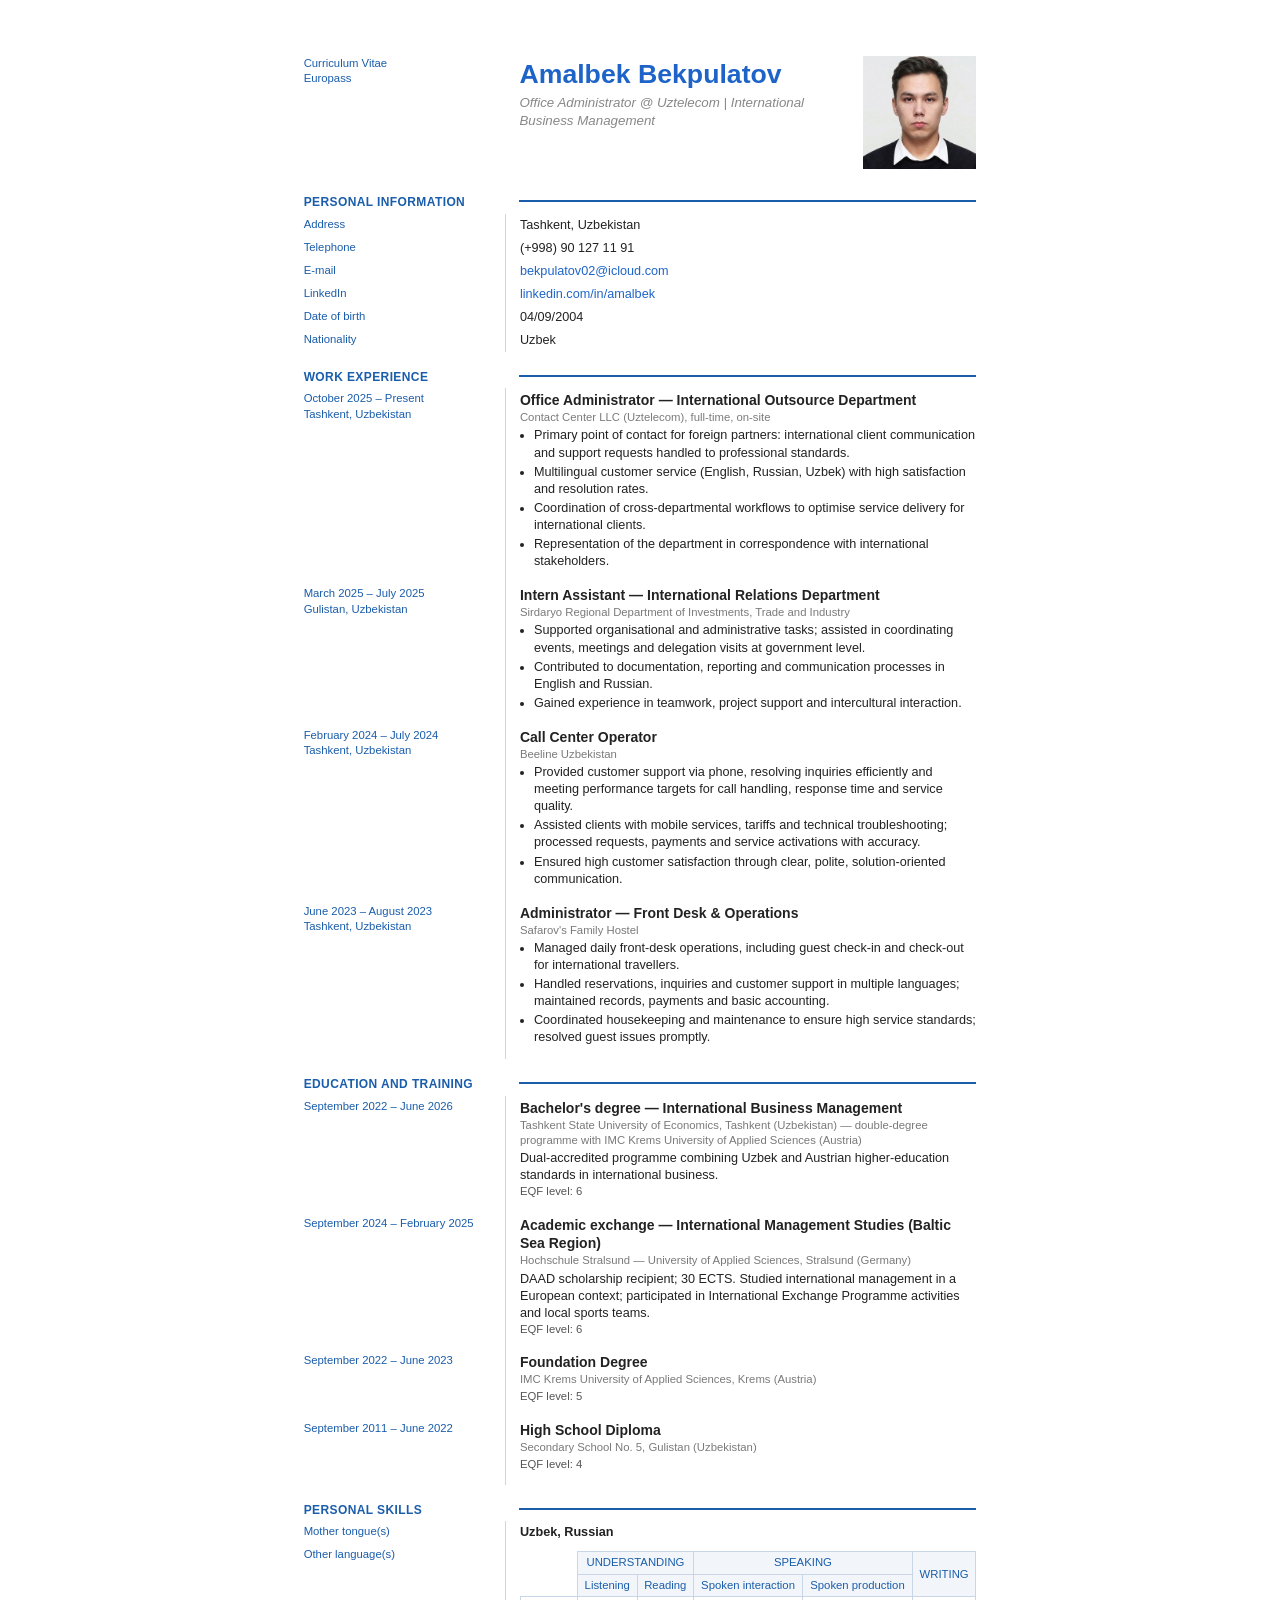
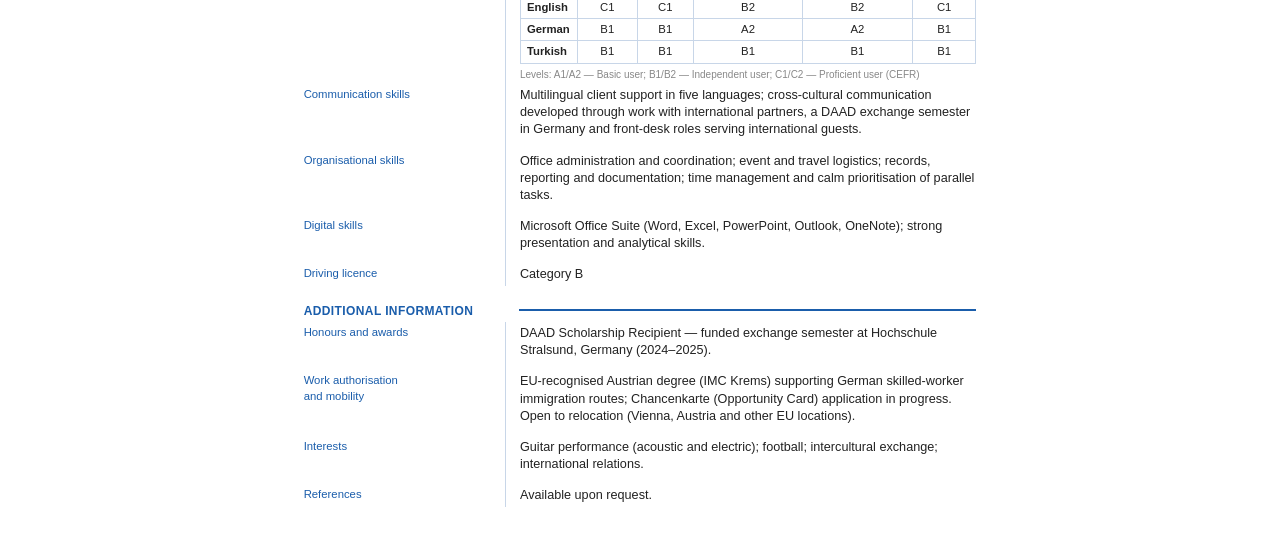
<file: cv/Amalbek_Bekpulatov_CV_Office_Administrator.html>
<!DOCTYPE html>
<html lang="en">
<head>
<meta charset="UTF-8">
<title>Amalbek Bekpulatov — Office Administrator CV</title>
<style>
  :root {
    --blue: #1a5dab;
    --heading: #1e64c8;
    --grey: #7a7a7a;
    --line: #1a5dab;
    --text: #222;
  }
  * { margin: 0; padding: 0; box-sizing: border-box; }
  html { -webkit-print-color-adjust: exact; print-color-adjust: exact; }
  body {
    font-family: Arial, Helvetica, sans-serif;
    font-size: 9.5pt;
    color: var(--text);
    line-height: 1.35;
    background: #fff;
  }
  .page {
    max-width: 210mm;
    margin: 0 auto;
    padding: 14mm 16mm 12mm 16mm;
  }
  table.layout { width: 100%; border-collapse: collapse; }
  td.label {
    width: 30%;
    vertical-align: top;
    padding: 3px 14px 3px 0;
    color: var(--blue);
    font-size: 8.5pt;
    text-align: left;
  }
  td.content {
    vertical-align: top;
    padding: 3px 0 3px 14px;
    border-left: 1.5px solid #c8d6e8;
  }
  .brand { color: var(--blue); font-size: 8.5pt; }
  h1 { color: var(--heading); font-size: 20pt; font-weight: bold; margin-bottom: 2px; }
  .tagline { color: #888; font-style: italic; font-size: 10pt; margin-bottom: 6px; }
  .photo { width: 30mm; height: 30mm; object-fit: cover; }
  .section {
    color: var(--blue);
    font-weight: bold;
    font-size: 9pt;
    letter-spacing: .4px;
    padding-top: 14px;
  }
  .rule { border-top: 2px solid var(--blue); margin: 2px 0 4px 0; }
  .job-title { font-weight: bold; font-size: 10.5pt; }
  .employer { color: var(--grey); font-size: 8.5pt; margin-bottom: 2px; }
  ul { margin: 2px 0 2px 14px; }
  li { margin-bottom: 2px; }
  .date { color: var(--blue); font-size: 8.5pt; }
  .place { color: var(--blue); font-size: 8.5pt; }
  .eqf { font-size: 8.5pt; color: #555; }
  a { color: var(--heading); text-decoration: none; }
  .entry { margin-bottom: 10px; }
  table.lang { border-collapse: collapse; width: 100%; margin: 4px 0; font-size: 8.5pt; }
  table.lang th, table.lang td {
    border: 1px solid #c8d6e8;
    padding: 3px 6px;
    text-align: center;
  }
  table.lang th { color: var(--blue); font-weight: normal; background: #f2f6fb; }
  table.lang td.lname { font-weight: bold; text-align: left; }
  .cefr-note { font-size: 7.5pt; color: #888; margin-top: 2px; }
  .skill-block { margin-bottom: 8px; }
  @media print {
    .page { padding: 10mm 14mm; }
    .entry, .skill-block { page-break-inside: avoid; }
  }
</style>
</head>
<body>
<div class="page">

  <table class="layout">
    <tr>
      <td class="label">
        <span class="brand">Curriculum Vitae<br>Europass</span>
      </td>
      <td class="content" style="border-left:none;">
        <table style="width:100%; border-collapse:collapse;">
          <tr>
            <td style="vertical-align:top;">
              <h1>Amalbek Bekpulatov</h1>
              <div class="tagline">Office Administrator @ Uztelecom&nbsp;|&nbsp;International Business Management</div>
            </td>
            <td style="width:32mm; text-align:right; vertical-align:top;">
              <img class="photo" src="[data-uri]" alt="Photo of Amalbek Bekpulatov">
            </td>
          </tr>
        </table>
      </td>
    </tr>
  </table>

  <table class="layout">
    <tr><td class="label"><div class="section">PERSONAL INFORMATION</div></td>
        <td class="content" style="border-left:none;"><div class="rule" style="margin-top:20px;"></div></td></tr>
    <tr><td class="label">Address</td><td class="content">Tashkent, Uzbekistan</td></tr>
    <tr><td class="label">Telephone</td><td class="content">(+998) 90 127 11 91</td></tr>
    <tr><td class="label">E-mail</td><td class="content"><a href="mailto:bekpulatov02@icloud.com">bekpulatov02@icloud.com</a></td></tr>
    <tr><td class="label">LinkedIn</td><td class="content"><a href="https://linkedin.com/in/amalbek">linkedin.com/in/amalbek</a></td></tr>
    <tr><td class="label">Date of birth</td><td class="content">04/09/2004</td></tr>
    <tr><td class="label">Nationality</td><td class="content">Uzbek</td></tr>
  </table>

  <table class="layout">
    <tr><td class="label"><div class="section">WORK EXPERIENCE</div></td>
        <td class="content" style="border-left:none;"><div class="rule" style="margin-top:20px;"></div></td></tr>

    <tr>
      <td class="label"><span class="date">October 2025 – Present</span><br><span class="place">Tashkent, Uzbekistan</span></td>
      <td class="content">
        <div class="entry">
          <div class="job-title">Office Administrator — International Outsource Department</div>
          <div class="employer">Contact Center LLC (Uztelecom), full-time, on-site</div>
          <ul>
            <li>Primary point of contact for foreign partners: international client communication and support requests handled to professional standards.</li>
            <li>Multilingual customer service (English, Russian, Uzbek) with high satisfaction and resolution rates.</li>
            <li>Coordination of cross-departmental workflows to optimise service delivery for international clients.</li>
            <li>Representation of the department in correspondence with international stakeholders.</li>
          </ul>
        </div>
      </td>
    </tr>

    <tr>
      <td class="label"><span class="date">March 2025 – July 2025</span><br><span class="place">Gulistan, Uzbekistan</span></td>
      <td class="content">
        <div class="entry">
          <div class="job-title">Intern Assistant — International Relations Department</div>
          <div class="employer">Sirdaryo Regional Department of Investments, Trade and Industry</div>
          <ul>
            <li>Supported organisational and administrative tasks; assisted in coordinating events, meetings and delegation visits at government level.</li>
            <li>Contributed to documentation, reporting and communication processes in English and Russian.</li>
            <li>Gained experience in teamwork, project support and intercultural interaction.</li>
          </ul>
        </div>
      </td>
    </tr>

    <tr>
      <td class="label"><span class="date">February 2024 – July 2024</span><br><span class="place">Tashkent, Uzbekistan</span></td>
      <td class="content">
        <div class="entry">
          <div class="job-title">Call Center Operator</div>
          <div class="employer">Beeline Uzbekistan</div>
          <ul>
            <li>Provided customer support via phone, resolving inquiries efficiently and meeting performance targets for call handling, response time and service quality.</li>
            <li>Assisted clients with mobile services, tariffs and technical troubleshooting; processed requests, payments and service activations with accuracy.</li>
            <li>Ensured high customer satisfaction through clear, polite, solution-oriented communication.</li>
          </ul>
        </div>
      </td>
    </tr>

    <tr>
      <td class="label"><span class="date">June 2023 – August 2023</span><br><span class="place">Tashkent, Uzbekistan</span></td>
      <td class="content">
        <div class="entry">
          <div class="job-title">Administrator — Front Desk &amp; Operations</div>
          <div class="employer">Safarov's Family Hostel</div>
          <ul>
            <li>Managed daily front-desk operations, including guest check-in and check-out for international travellers.</li>
            <li>Handled reservations, inquiries and customer support in multiple languages; maintained records, payments and basic accounting.</li>
            <li>Coordinated housekeeping and maintenance to ensure high service standards; resolved guest issues promptly.</li>
          </ul>
        </div>
      </td>
    </tr>
  </table>

  <table class="layout">
    <tr><td class="label"><div class="section">EDUCATION AND TRAINING</div></td>
        <td class="content" style="border-left:none;"><div class="rule" style="margin-top:20px;"></div></td></tr>

    <tr>
      <td class="label"><span class="date">September 2022 – June 2026</span></td>
      <td class="content">
        <div class="entry">
          <div class="job-title">Bachelor's degree — International Business Management</div>
          <div class="employer">Tashkent State University of Economics, Tashkent (Uzbekistan) — double-degree programme with IMC Krems University of Applied Sciences (Austria)</div>
          <div>Dual-accredited programme combining Uzbek and Austrian higher-education standards in international business.</div>
          <div class="eqf">EQF level: 6</div>
        </div>
      </td>
    </tr>

    <tr>
      <td class="label"><span class="date">September 2024 – February 2025</span></td>
      <td class="content">
        <div class="entry">
          <div class="job-title">Academic exchange — International Management Studies (Baltic Sea Region)</div>
          <div class="employer">Hochschule Stralsund — University of Applied Sciences, Stralsund (Germany)</div>
          <div>DAAD scholarship recipient; 30 ECTS. Studied international management in a European context; participated in International Exchange Programme activities and local sports teams.</div>
          <div class="eqf">EQF level: 6</div>
        </div>
      </td>
    </tr>

    <tr>
      <td class="label"><span class="date">September 2022 – June 2023</span></td>
      <td class="content">
        <div class="entry">
          <div class="job-title">Foundation Degree</div>
          <div class="employer">IMC Krems University of Applied Sciences, Krems (Austria)</div>
          <div class="eqf">EQF level: 5</div>
        </div>
      </td>
    </tr>

    <tr>
      <td class="label"><span class="date">September 2011 – June 2022</span></td>
      <td class="content">
        <div class="entry">
          <div class="job-title">High School Diploma</div>
          <div class="employer">Secondary School No. 5, Gulistan (Uzbekistan)</div>
          <div class="eqf">EQF level: 4</div>
        </div>
      </td>
    </tr>
  </table>

  <table class="layout">
    <tr><td class="label"><div class="section">PERSONAL SKILLS</div></td>
        <td class="content" style="border-left:none;"><div class="rule" style="margin-top:20px;"></div></td></tr>

    <tr>
      <td class="label">Mother tongue(s)</td>
      <td class="content"><b>Uzbek, Russian</b></td>
    </tr>

    <tr>
      <td class="label">Other language(s)</td>
      <td class="content">
        <table class="lang">
          <tr>
            <th rowspan="2" style="border:none; background:none;"></th>
            <th colspan="2">UNDERSTANDING</th>
            <th colspan="2">SPEAKING</th>
            <th rowspan="2">WRITING</th>
          </tr>
          <tr>
            <th>Listening</th><th>Reading</th><th>Spoken interaction</th><th>Spoken production</th>
          </tr>
          <tr><td class="lname">English</td><td>C1</td><td>C1</td><td>B2</td><td>B2</td><td>C1</td></tr>
          <tr><td class="lname">German</td><td>B1</td><td>B1</td><td>A2</td><td>A2</td><td>B1</td></tr>
          <tr><td class="lname">Turkish</td><td>B1</td><td>B1</td><td>B1</td><td>B1</td><td>B1</td></tr>
        </table>
        <div class="cefr-note">Levels: A1/A2 — Basic user; B1/B2 — Independent user; C1/C2 — Proficient user (CEFR)</div>
      </td>
    </tr>

    <tr>
      <td class="label">Communication skills</td>
      <td class="content"><div class="skill-block">Multilingual client support in five languages; cross-cultural communication developed through work with international partners, a DAAD exchange semester in Germany and front-desk roles serving international guests.</div></td>
    </tr>

    <tr>
      <td class="label">Organisational skills</td>
      <td class="content"><div class="skill-block">Office administration and coordination; event and travel logistics; records, reporting and documentation; time management and calm prioritisation of parallel tasks.</div></td>
    </tr>

    <tr>
      <td class="label">Digital skills</td>
      <td class="content"><div class="skill-block">Microsoft Office Suite (Word, Excel, PowerPoint, Outlook, OneNote); strong presentation and analytical skills.</div></td>
    </tr>

    <tr>
      <td class="label">Driving licence</td>
      <td class="content">Category B</td>
    </tr>
  </table>

  <table class="layout">
    <tr><td class="label"><div class="section">ADDITIONAL INFORMATION</div></td>
        <td class="content" style="border-left:none;"><div class="rule" style="margin-top:20px;"></div></td></tr>

    <tr>
      <td class="label">Honours and awards</td>
      <td class="content"><div class="skill-block">DAAD Scholarship Recipient — funded exchange semester at Hochschule Stralsund, Germany (2024–2025).</div></td>
    </tr>

    <tr>
      <td class="label">Work authorisation<br>and mobility</td>
      <td class="content"><div class="skill-block">EU-recognised Austrian degree (IMC Krems) supporting German skilled-worker immigration routes; Chancenkarte (Opportunity Card) application in progress. Open to relocation (Vienna, Austria and other EU locations).</div></td>
    </tr>

    <tr>
      <td class="label">Interests</td>
      <td class="content"><div class="skill-block">Guitar performance (acoustic and electric); football; intercultural exchange; international relations.</div></td>
    </tr>

    <tr>
      <td class="label">References</td>
      <td class="content">Available upon request.</td>
    </tr>
  </table>

</div>
</body>
</html>
</file>
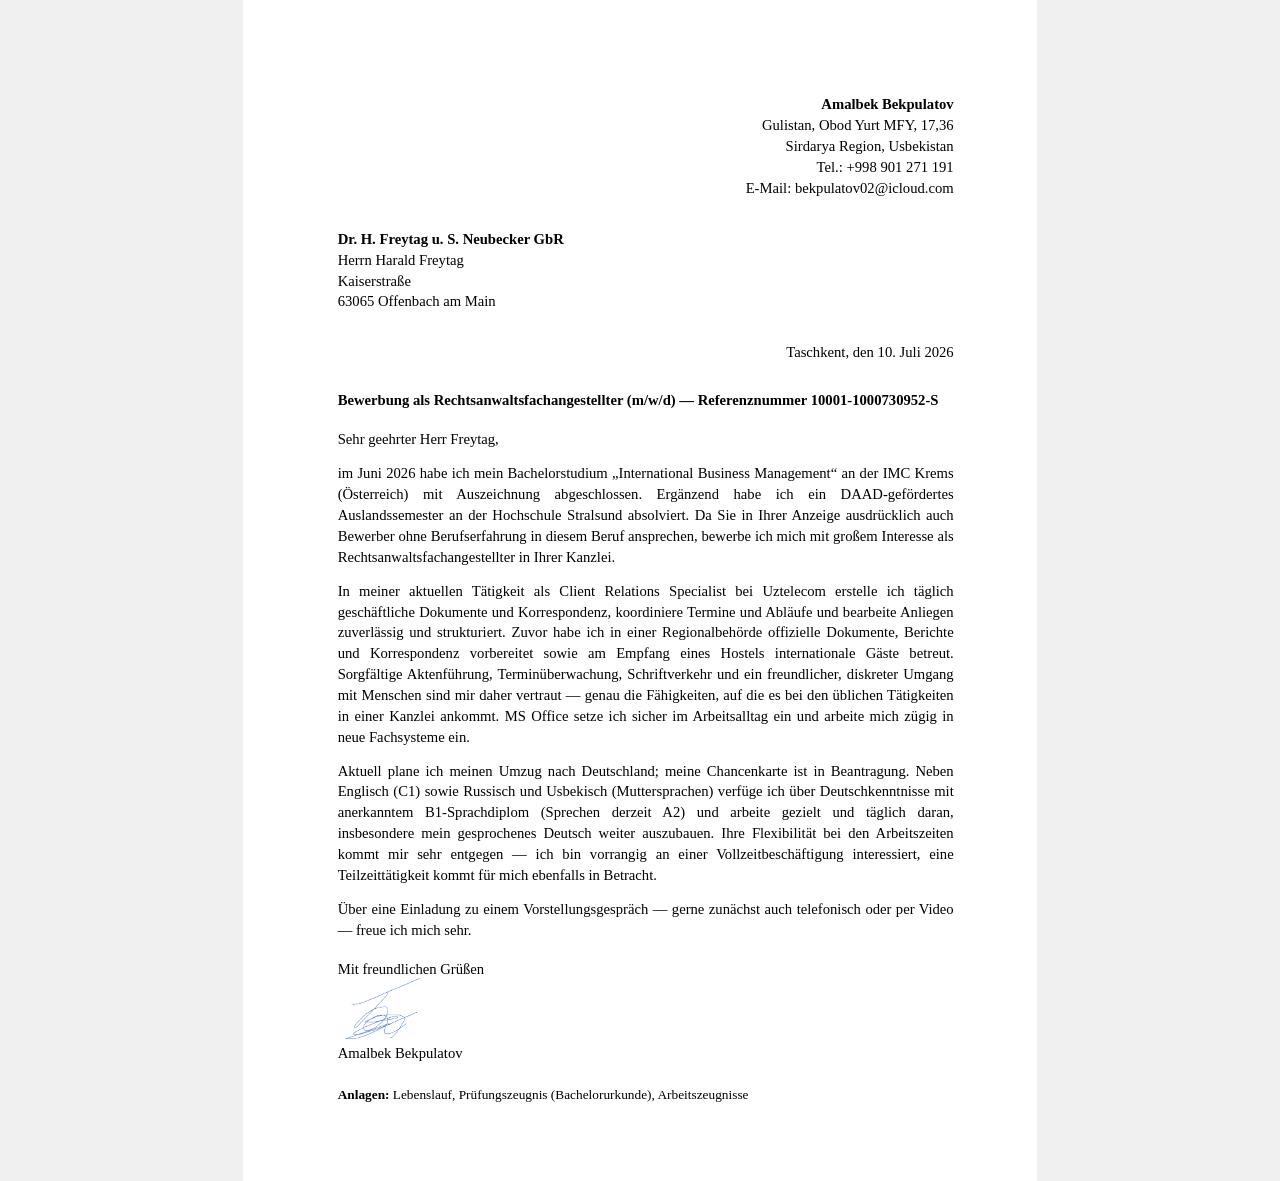
<file: bewerbungen/freytag-neubecker/anschreiben.html>
<!DOCTYPE html>
<html lang="de">
<head>
<meta charset="UTF-8">
<title>Anschreiben — Amalbek Bekpulatov</title>
<style>
  * { margin: 0; padding: 0; box-sizing: border-box; }
  body {
    font-family: "Times New Roman", Times, serif;
    font-size: 11pt;
    line-height: 1.42;
    color: #000;
    background: #f0f0f0;
  }
  .page {
    max-width: 210mm;
    min-height: 297mm;
    margin: 0 auto;
    background: #fff;
    padding: 25mm 22mm 20mm 25mm;
  }
  .sender { text-align: right; margin-bottom: 8mm; }
  .sender .name { font-weight: bold; }
  .recipient { margin-bottom: 8mm; }
  .recipient .firm { font-weight: bold; }
  .dateline { text-align: right; margin-bottom: 7mm; }
  .subject { font-weight: bold; margin-bottom: 5mm; }
  p { margin-bottom: 3.5mm; text-align: justify; }
  .closing { margin-top: 5mm; }
  .signature { margin-top: 2mm; }
  .enclosures { margin-top: 6mm; font-size: 10pt; }
  @media print {
    body { background: #fff; }
    .page { max-width: none; margin: 0; min-height: 0; padding: 16mm 20mm 12mm 23mm; }
    @page { size: A4; margin: 0; }
  }
</style>
</head>
<body>
<div class="page">

  <div class="sender">
    <div class="name">Amalbek Bekpulatov</div>
    Gulistan, Obod Yurt MFY, 17,36<br>
    Sirdarya Region, Usbekistan<br>
    Tel.: +998 901 271 191<br>
    E-Mail: bekpulatov02@icloud.com
  </div>

  <div class="recipient">
    <div class="firm">Dr. H. Freytag u. S. Neubecker GbR</div>
    Herrn Harald Freytag<br>
    Kaiserstraße<br>
    63065 Offenbach am Main
  </div>

  <div class="dateline">Taschkent, den 10. Juli 2026</div>

  <div class="subject">Bewerbung als Rechtsanwaltsfachangestellter (m/w/d) — Referenznummer 10001-1000730952-S</div>

  <p>Sehr geehrter Herr Freytag,</p>

  <p>im Juni 2026 habe ich mein Bachelorstudium „International Business Management“ an der IMC Krems (Österreich) mit Auszeichnung abgeschlossen. Ergänzend habe ich ein DAAD-gefördertes Auslandssemester an der Hochschule Stralsund absolviert. Da Sie in Ihrer Anzeige ausdrücklich auch Bewerber ohne Berufserfahrung in diesem Beruf ansprechen, bewerbe ich mich mit großem Interesse als Rechtsanwaltsfachangestellter in Ihrer Kanzlei.</p>

  <p>In meiner aktuellen Tätigkeit als Client Relations Specialist bei Uztelecom erstelle ich täglich geschäftliche Dokumente und Korrespondenz, koordiniere Termine und Abläufe und bearbeite Anliegen zuverlässig und strukturiert. Zuvor habe ich in einer Regionalbehörde offizielle Dokumente, Berichte und Korrespondenz vorbereitet sowie am Empfang eines Hostels internationale Gäste betreut. Sorgfältige Aktenführung, Terminüberwachung, Schriftverkehr und ein freundlicher, diskreter Umgang mit Menschen sind mir daher vertraut — genau die Fähigkeiten, auf die es bei den üblichen Tätigkeiten in einer Kanzlei ankommt. MS Office setze ich sicher im Arbeitsalltag ein und arbeite mich zügig in neue Fachsysteme ein.</p>

  <p>Aktuell plane ich meinen Umzug nach Deutschland; meine Chancenkarte ist in Beantragung. Neben Englisch (C1) sowie Russisch und Usbekisch (Muttersprachen) verfüge ich über Deutschkenntnisse mit anerkanntem B1-Sprachdiplom (Sprechen derzeit A2) und arbeite gezielt und täglich daran, insbesondere mein gesprochenes Deutsch weiter auszubauen. Ihre Flexibilität bei den Arbeitszeiten kommt mir sehr entgegen — ich bin vorrangig an einer Vollzeitbeschäftigung interessiert, eine Teilzeittätigkeit kommt für mich ebenfalls in Betracht.</p>

  <p>Über eine Einladung zu einem Vorstellungsgespräch — gerne zunächst auch telefonisch oder per Video — freue ich mich sehr.</p>

  <p class="closing">Mit freundlichen Grüßen</p>

  <div class="signature">
    <img src="[data-uri]" alt="Unterschrift" style="height:16mm; display:block; margin:-4mm 0 1mm 2mm;">
    Amalbek Bekpulatov
  </div>

  <div class="enclosures"><strong>Anlagen:</strong> Lebenslauf, Prüfungszeugnis (Bachelorurkunde), Arbeitszeugnisse</div>

</div>
</body>
</html>
</file>
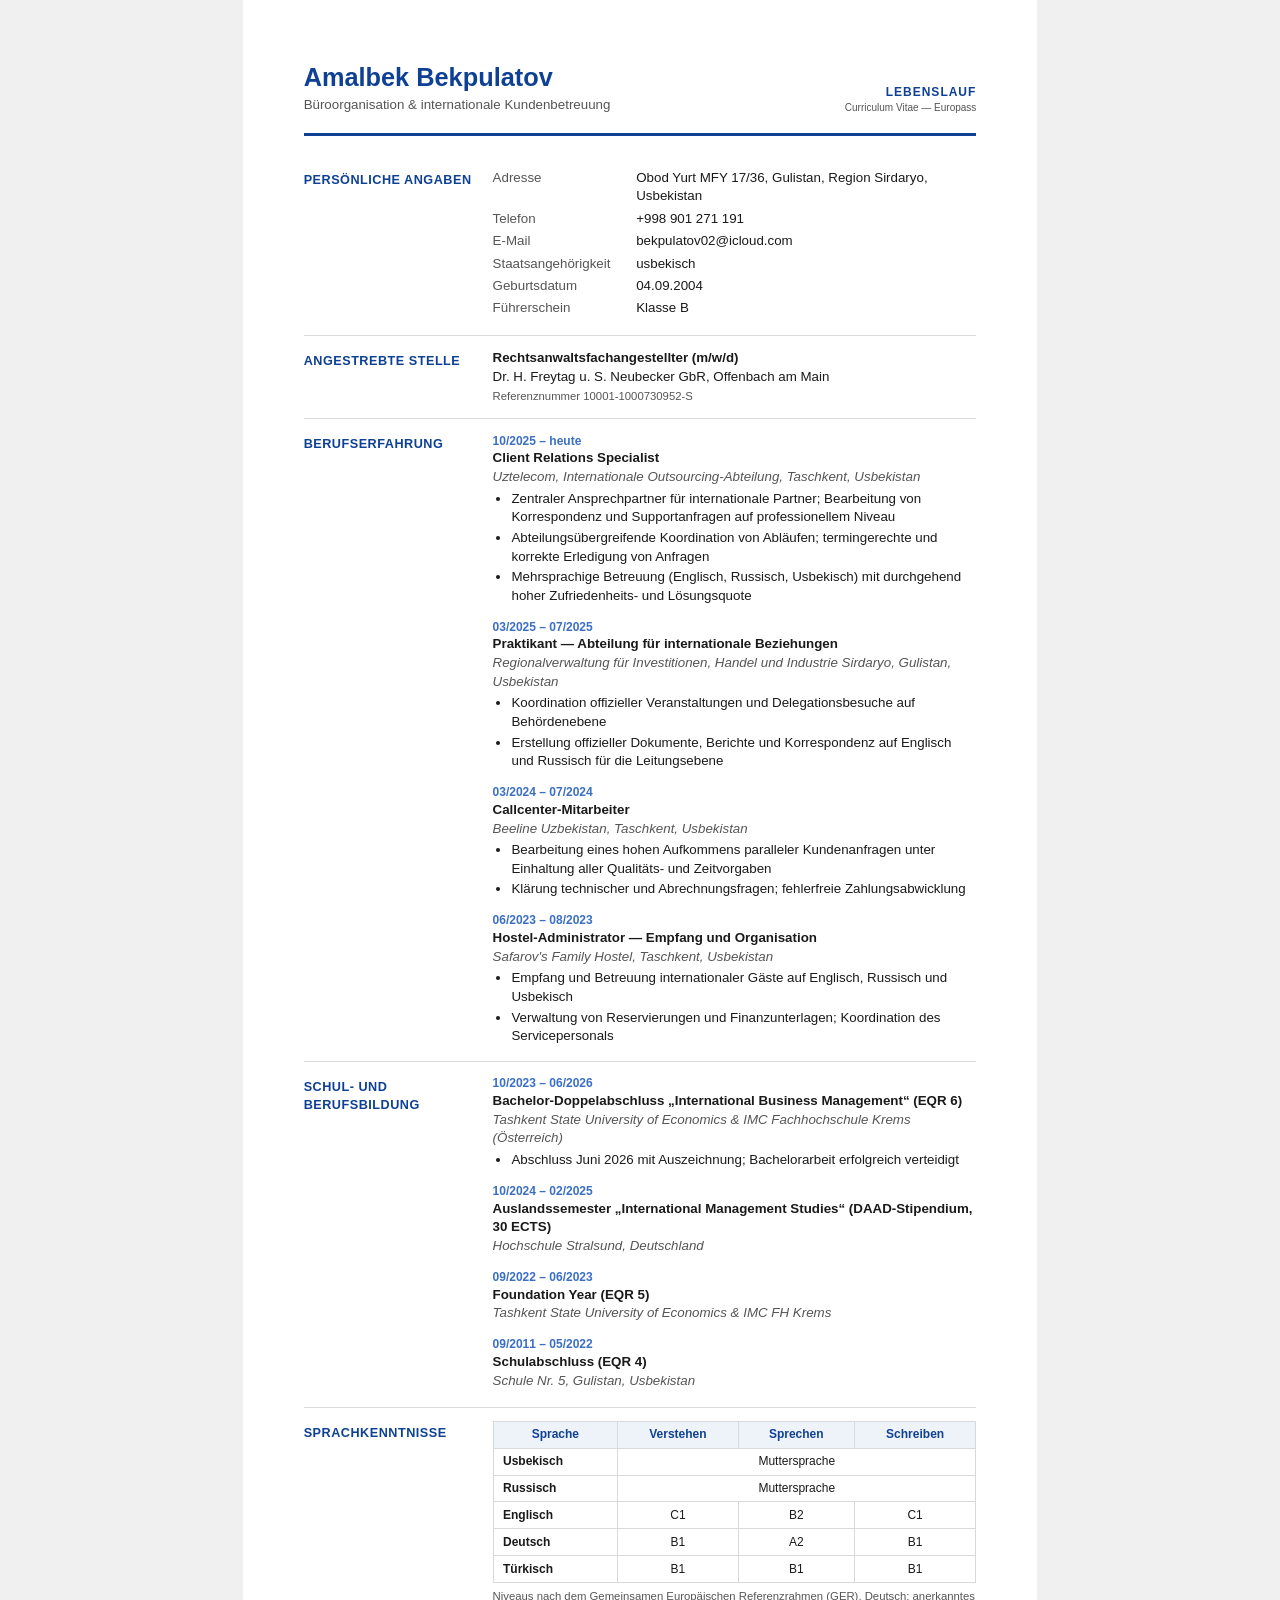
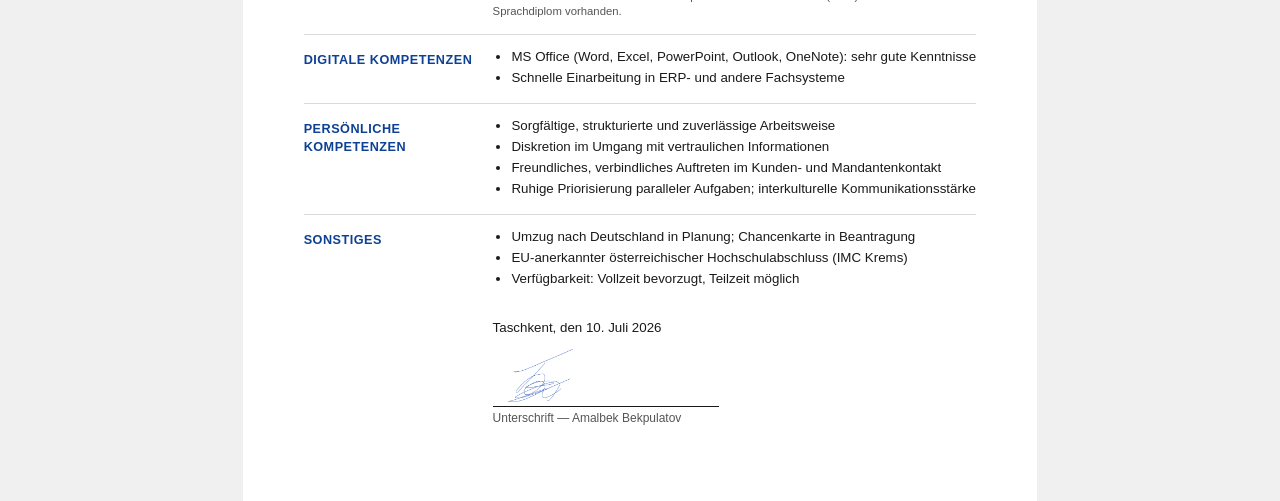
<file: bewerbungen/freytag-neubecker/lebenslauf-europass.html>
<!DOCTYPE html>
<html lang="de">
<head>
<meta charset="UTF-8">
<meta name="viewport" content="width=device-width, initial-scale=1.0">
<title>Lebenslauf — Amalbek Bekpulatov</title>
<style>
  :root {
    --eu-blue: #0e4194;
    --eu-blue-light: #3b6fc4;
    --text: #1a1a1a;
    --muted: #555;
    --line: #d9d9d9;
  }
  * { margin: 0; padding: 0; box-sizing: border-box; }
  body {
    font-family: Arial, Helvetica, sans-serif;
    color: var(--text);
    font-size: 10pt;
    line-height: 1.4;
    background: #f0f0f0;
  }
  .page {
    max-width: 210mm;
    margin: 0 auto;
    background: #fff;
    padding: 16mm 16mm;
  }
  header.cv-head {
    border-bottom: 3px solid var(--eu-blue);
    padding-bottom: 5mm;
    margin-bottom: 5mm;
    display: flex;
    justify-content: space-between;
    align-items: flex-end;
  }
  .brand { font-size: 9pt; color: var(--eu-blue); font-weight: bold; letter-spacing: 1px; text-transform: uppercase; text-align: right; }
  .brand small { display: block; color: var(--muted); font-weight: normal; letter-spacing: 0; text-transform: none; }
  h1 { font-size: 19pt; color: var(--eu-blue); font-weight: bold; }
  .subtitle { color: var(--muted); font-size: 10pt; }
  section { display: grid; grid-template-columns: 46mm 1fr; gap: 4mm; padding: 3.5mm 0; border-bottom: 1px solid var(--line); }
  section:last-of-type { border-bottom: none; }
  section > h2 {
    font-size: 9.5pt; color: var(--eu-blue); text-transform: uppercase;
    letter-spacing: 0.5px; font-weight: bold; padding-top: 1mm;
  }
  .row { display: grid; grid-template-columns: 36mm 1fr; gap: 2mm; margin-bottom: 1mm; }
  .row .k { color: var(--muted); }
  .job { margin-bottom: 3.5mm; }
  .job:last-child { margin-bottom: 0; }
  .job .dates { color: var(--eu-blue-light); font-weight: bold; font-size: 9pt; }
  .job .title { font-weight: bold; }
  .job .org { color: var(--muted); font-style: italic; margin-bottom: 0.8mm; }
  .job ul { margin-left: 5mm; }
  .job li { margin-bottom: 0.5mm; }
  table.lang { border-collapse: collapse; width: 100%; }
  table.lang th, table.lang td {
    border: 1px solid var(--line); padding: 1.2mm 2.5mm; text-align: center; font-size: 9pt;
  }
  table.lang th { background: #eef2f9; color: var(--eu-blue); font-weight: bold; }
  table.lang td:first-child { text-align: left; font-weight: bold; }
  .note { font-size: 8.5pt; color: var(--muted); margin-top: 1.5mm; }
  ul.plain { margin-left: 5mm; }
  ul.plain li { margin-bottom: 0.6mm; }
  .sign { margin-top: 8mm; }
  .sign .line { margin-top: 11mm; border-top: 1px solid var(--text); width: 60mm; padding-top: 1mm; font-size: 9pt; color: var(--muted); }
  @media print {
    body { background: #fff; }
    .page { max-width: none; margin: 0; padding: 13mm 14mm; }
    @page { size: A4; margin: 0; }
  }
</style>
</head>
<body>

<div class="page">

  <header class="cv-head">
    <div>
      <h1>Amalbek Bekpulatov</h1>
      <div class="subtitle">Büroorganisation &amp; internationale Kundenbetreuung</div>
    </div>
    <div class="brand">Lebenslauf<small>Curriculum Vitae — Europass</small></div>
  </header>

  <section>
    <h2>Persönliche Angaben</h2>
    <div>
      <div class="row"><span class="k">Adresse</span><span>Obod Yurt MFY 17/36, Gulistan, Region Sirdaryo, Usbekistan</span></div>
      <div class="row"><span class="k">Telefon</span><span>+998 901 271 191</span></div>
      <div class="row"><span class="k">E-Mail</span><span>bekpulatov02@icloud.com</span></div>
      <div class="row"><span class="k">Staatsangehörigkeit</span><span>usbekisch</span></div>
      <div class="row"><span class="k">Geburtsdatum</span><span>04.09.2004</span></div>
      <div class="row"><span class="k">Führerschein</span><span>Klasse B</span></div>
    </div>
  </section>

  <section>
    <h2>Angestrebte Stelle</h2>
    <div>
      <strong>Rechtsanwaltsfachangestellter (m/w/d)</strong><br>
      Dr. H. Freytag u. S. Neubecker GbR, Offenbach am Main<br>
      <span class="note">Referenznummer 10001-1000730952-S</span>
    </div>
  </section>

  <section>
    <h2>Berufserfahrung</h2>
    <div>
      <div class="job">
        <div class="dates">10/2025 – heute</div>
        <div class="title">Client Relations Specialist</div>
        <div class="org">Uztelecom, Internationale Outsourcing-Abteilung, Taschkent, Usbekistan</div>
        <ul>
          <li>Zentraler Ansprechpartner für internationale Partner; Bearbeitung von Korrespondenz und Supportanfragen auf professionellem Niveau</li>
          <li>Abteilungsübergreifende Koordination von Abläufen; termingerechte und korrekte Erledigung von Anfragen</li>
          <li>Mehrsprachige Betreuung (Englisch, Russisch, Usbekisch) mit durchgehend hoher Zufriedenheits- und Lösungsquote</li>
        </ul>
      </div>
      <div class="job">
        <div class="dates">03/2025 – 07/2025</div>
        <div class="title">Praktikant — Abteilung für internationale Beziehungen</div>
        <div class="org">Regionalverwaltung für Investitionen, Handel und Industrie Sirdaryo, Gulistan, Usbekistan</div>
        <ul>
          <li>Koordination offizieller Veranstaltungen und Delegationsbesuche auf Behördenebene</li>
          <li>Erstellung offizieller Dokumente, Berichte und Korrespondenz auf Englisch und Russisch für die Leitungsebene</li>
        </ul>
      </div>
      <div class="job">
        <div class="dates">03/2024 – 07/2024</div>
        <div class="title">Callcenter-Mitarbeiter</div>
        <div class="org">Beeline Uzbekistan, Taschkent, Usbekistan</div>
        <ul>
          <li>Bearbeitung eines hohen Aufkommens paralleler Kundenanfragen unter Einhaltung aller Qualitäts- und Zeitvorgaben</li>
          <li>Klärung technischer und Abrechnungsfragen; fehlerfreie Zahlungsabwicklung</li>
        </ul>
      </div>
      <div class="job">
        <div class="dates">06/2023 – 08/2023</div>
        <div class="title">Hostel-Administrator — Empfang und Organisation</div>
        <div class="org">Safarov's Family Hostel, Taschkent, Usbekistan</div>
        <ul>
          <li>Empfang und Betreuung internationaler Gäste auf Englisch, Russisch und Usbekisch</li>
          <li>Verwaltung von Reservierungen und Finanzunterlagen; Koordination des Servicepersonals</li>
        </ul>
      </div>
    </div>
  </section>

  <section>
    <h2>Schul- und Berufsbildung</h2>
    <div>
      <div class="job">
        <div class="dates">10/2023 – 06/2026</div>
        <div class="title">Bachelor-Doppelabschluss „International Business Management“ (EQR 6)</div>
        <div class="org">Tashkent State University of Economics &amp; IMC Fachhochschule Krems (Österreich)</div>
        <ul>
          <li>Abschluss Juni 2026 mit Auszeichnung; Bachelorarbeit erfolgreich verteidigt</li>
        </ul>
      </div>
      <div class="job">
        <div class="dates">10/2024 – 02/2025</div>
        <div class="title">Auslandssemester „International Management Studies“ (DAAD-Stipendium, 30 ECTS)</div>
        <div class="org">Hochschule Stralsund, Deutschland</div>
      </div>
      <div class="job">
        <div class="dates">09/2022 – 06/2023</div>
        <div class="title">Foundation Year (EQR 5)</div>
        <div class="org">Tashkent State University of Economics &amp; IMC FH Krems</div>
      </div>
      <div class="job">
        <div class="dates">09/2011 – 05/2022</div>
        <div class="title">Schulabschluss (EQR 4)</div>
        <div class="org">Schule Nr. 5, Gulistan, Usbekistan</div>
      </div>
    </div>
  </section>

  <section>
    <h2>Sprachkenntnisse</h2>
    <div>
      <table class="lang">
        <tr><th>Sprache</th><th>Verstehen</th><th>Sprechen</th><th>Schreiben</th></tr>
        <tr><td>Usbekisch</td><td colspan="3">Muttersprache</td></tr>
        <tr><td>Russisch</td><td colspan="3">Muttersprache</td></tr>
        <tr><td>Englisch</td><td>C1</td><td>B2</td><td>C1</td></tr>
        <tr><td>Deutsch</td><td>B1</td><td>A2</td><td>B1</td></tr>
        <tr><td>Türkisch</td><td>B1</td><td>B1</td><td>B1</td></tr>
      </table>
      <div class="note">Niveaus nach dem Gemeinsamen Europäischen Referenzrahmen (GER). Deutsch: anerkanntes Sprachdiplom vorhanden.</div>
    </div>
  </section>

  <section>
    <h2>Digitale Kompetenzen</h2>
    <div>
      <ul class="plain">
        <li>MS Office (Word, Excel, PowerPoint, Outlook, OneNote): sehr gute Kenntnisse</li>
        <li>Schnelle Einarbeitung in ERP- und andere Fachsysteme</li>
      </ul>
    </div>
  </section>

  <section>
    <h2>Persönliche Kompetenzen</h2>
    <div>
      <ul class="plain">
        <li>Sorgfältige, strukturierte und zuverlässige Arbeitsweise</li>
        <li>Diskretion im Umgang mit vertraulichen Informationen</li>
        <li>Freundliches, verbindliches Auftreten im Kunden- und Mandantenkontakt</li>
        <li>Ruhige Priorisierung paralleler Aufgaben; interkulturelle Kommunikationsstärke</li>
      </ul>
    </div>
  </section>

  <section>
    <h2>Sonstiges</h2>
    <div>
      <ul class="plain">
        <li>Umzug nach Deutschland in Planung; Chancenkarte in Beantragung</li>
        <li>EU-anerkannter österreichischer Hochschulabschluss (IMC Krems)</li>
        <li>Verfügbarkeit: Vollzeit bevorzugt, Teilzeit möglich</li>
      </ul>
      <div class="sign">
        Taschkent, den 10. Juli 2026
        <img src="[data-uri]" alt="Unterschrift" style="height:14mm; display:block; margin:3mm 0 0 4mm;">
        <div class="line" style="margin-top:1mm;">Unterschrift — Amalbek Bekpulatov</div>
      </div>
    </div>
  </section>

</div>
</body>
</html>
</file>
<file: css/style.css>
:root {
  --bg: #f6f4ef;
  --card: #ffffff;
  --ink: #1f2430;
  --muted: #6b7280;
  --accent: #c8102e;     /* German red */
  --accent-dark: #9b0c23;
  --gold: #f2c200;       /* German gold */
  --green: #1f8a4c;
  --line: #e5e1d8;
  --radius: 14px;
  --shadow: 0 2px 10px rgba(0,0,0,.07);
}

* { box-sizing: border-box; }

body {
  margin: 0;
  font-family: "Segoe UI", system-ui, -apple-system, Roboto, sans-serif;
  background: var(--bg);
  color: var(--ink);
  line-height: 1.55;
}

/* ---------- Top bar ---------- */
.topbar {
  position: sticky;
  top: 0;
  z-index: 50;
  display: flex;
  align-items: center;
  gap: 18px;
  flex-wrap: wrap;
  padding: 10px 22px;
  background: #fff;
  border-bottom: 3px solid var(--accent);
  box-shadow: var(--shadow);
}

.brand { display: flex; align-items: baseline; gap: 8px; cursor: pointer; }
.brand-flag { font-size: 1.5rem; }
.brand-name { font-size: 1.3rem; font-weight: 800; letter-spacing: -.5px; }
.brand-sub {
  font-size: .75rem; font-weight: 700; color: #fff;
  background: var(--accent); padding: 2px 8px; border-radius: 99px;
}

.main-nav { display: flex; gap: 4px; flex-wrap: wrap; }
.nav-btn {
  border: none; background: transparent; cursor: pointer;
  font-size: .95rem; font-weight: 600; color: var(--muted);
  padding: 8px 12px; border-radius: 8px; transition: all .15s;
}
.nav-btn:hover { background: var(--bg); color: var(--ink); }
.nav-btn.active { background: var(--ink); color: #fff; }

.level-picker { margin-left: auto; display: flex; gap: 4px; background: var(--bg); padding: 4px; border-radius: 10px; }
.level-btn {
  border: none; background: transparent; cursor: pointer;
  font-weight: 800; font-size: .9rem; color: var(--muted);
  padding: 6px 14px; border-radius: 8px;
}
.level-btn.active { background: var(--gold); color: var(--ink); box-shadow: var(--shadow); }

/* ---------- Layout ---------- */
main { max-width: 1000px; margin: 0 auto; padding: 26px 18px 60px; }

.card {
  background: var(--card); border: 1px solid var(--line);
  border-radius: var(--radius); box-shadow: var(--shadow);
  padding: 22px; margin-bottom: 18px;
}

h1 { font-size: 1.7rem; margin: 0 0 6px; letter-spacing: -.5px; }
h2 { font-size: 1.25rem; margin: 0 0 10px; }
h3 { font-size: 1.05rem; margin: 18px 0 6px; }
.sub { color: var(--muted); margin: 0 0 18px; }

.grid { display: grid; gap: 14px; }
.grid-2 { grid-template-columns: repeat(auto-fit, minmax(280px, 1fr)); }
.grid-3 { grid-template-columns: repeat(auto-fit, minmax(220px, 1fr)); }

.tag {
  display: inline-block; font-size: .72rem; font-weight: 800;
  padding: 2px 9px; border-radius: 99px; letter-spacing: .4px;
}
.tag-A1 { background: #e7f3ec; color: var(--green); }
.tag-A2 { background: #fdf3d7; color: #9a7b00; }
.tag-B1 { background: #fde8ec; color: var(--accent); }
.tag-done { background: var(--green); color: #fff; }

/* ---------- Dashboard ---------- */
.hero {
  background: linear-gradient(135deg, #1f2430 0%, #3a2530 60%, var(--accent-dark) 100%);
  color: #fff; border: none;
}
.hero h1 { color: #fff; font-size: 2rem; }
.hero p { color: #e8e2d8; max-width: 640px; }
.hero .cta {
  display: inline-block; margin-top: 10px; margin-right: 8px;
  background: var(--gold); color: var(--ink); font-weight: 800;
  border: none; padding: 11px 20px; border-radius: 10px; cursor: pointer; font-size: 1rem;
}
.hero .cta.ghost { background: transparent; color: #fff; border: 2px solid rgba(255,255,255,.5); }

.stat-num { font-size: 1.9rem; font-weight: 800; }
.stat-label { color: var(--muted); font-size: .85rem; }

.progressbar { height: 10px; background: var(--bg); border-radius: 99px; overflow: hidden; margin-top: 8px; }
.progressbar > div { height: 100%; background: var(--green); border-radius: 99px; transition: width .4s; }

/* ---------- Lesson list ---------- */
.lesson-item {
  display: flex; align-items: center; justify-content: space-between; gap: 12px;
  padding: 14px 16px; border: 1px solid var(--line); border-radius: 10px;
  margin-bottom: 10px; cursor: pointer; background: #fff; transition: all .15s;
}
.lesson-item:hover { border-color: var(--accent); transform: translateX(3px); }
.lesson-title { font-weight: 700; }
.lesson-desc { color: var(--muted); font-size: .87rem; }

/* ---------- Lesson detail ---------- */
.back-btn {
  background: none; border: none; color: var(--accent); font-weight: 700;
  cursor: pointer; font-size: .95rem; padding: 0; margin-bottom: 14px;
}
.lesson-body p { margin: 8px 0; }
.example {
  background: var(--bg); border-left: 4px solid var(--gold);
  padding: 10px 14px; border-radius: 0 8px 8px 0; margin: 10px 0;
}
.example .de { font-weight: 700; }
.example .en { color: var(--muted); font-size: .9rem; }

table.gram { border-collapse: collapse; width: 100%; margin: 12px 0; font-size: .93rem; }
table.gram th, table.gram td { border: 1px solid var(--line); padding: 7px 11px; text-align: left; }
table.gram th { background: var(--bg); font-weight: 700; }

.btn {
  background: var(--accent); color: #fff; font-weight: 700; border: none;
  padding: 10px 18px; border-radius: 10px; cursor: pointer; font-size: .95rem;
  transition: background .15s;
}
.btn:hover { background: var(--accent-dark); }
.btn.secondary { background: var(--ink); }
.btn.green { background: var(--green); }
.btn.outline { background: #fff; color: var(--ink); border: 2px solid var(--line); }
.btn:disabled { opacity: .45; cursor: not-allowed; }

/* ---------- Flashcards ---------- */
.flash-wrap { display: flex; flex-direction: column; align-items: center; gap: 16px; }
.flashcard {
  width: min(480px, 100%); height: 260px; perspective: 1200px; cursor: pointer;
}
.flash-inner {
  position: relative; width: 100%; height: 100%;
  transition: transform .5s; transform-style: preserve-3d;
}
.flashcard.flipped .flash-inner { transform: rotateY(180deg); }
.flash-face {
  position: absolute; inset: 0; backface-visibility: hidden;
  display: flex; flex-direction: column; align-items: center; justify-content: center;
  border-radius: var(--radius); box-shadow: var(--shadow); padding: 20px; text-align: center;
}
.flash-front { background: var(--ink); color: #fff; }
.flash-back { background: var(--gold); color: var(--ink); transform: rotateY(180deg); }
.flash-word { font-size: 1.7rem; font-weight: 800; }
.flash-hint { font-size: .8rem; opacity: .65; margin-top: 10px; }
.flash-example { font-size: .92rem; margin-top: 12px; font-style: italic; }
.flash-controls { display: flex; gap: 10px; flex-wrap: wrap; justify-content: center; }
.speak-btn {
  background: rgba(255,255,255,.18); border: none; border-radius: 99px;
  font-size: 1.2rem; padding: 6px 12px; cursor: pointer; margin-top: 10px;
}
.speak-btn:hover { background: rgba(255,255,255,.32); }
.flash-counter { color: var(--muted); font-size: .9rem; }

.vocab-table-toggle { margin-top: 24px; }
table.vocab { border-collapse: collapse; width: 100%; font-size: .92rem; }
table.vocab th, table.vocab td { border-bottom: 1px solid var(--line); padding: 8px 10px; text-align: left; }
table.vocab th { color: var(--muted); font-size: .8rem; text-transform: uppercase; letter-spacing: .5px; }

/* ---------- Quiz ---------- */
.quiz-q { font-size: 1.15rem; font-weight: 700; margin-bottom: 16px; }
.quiz-opt {
  display: block; width: 100%; text-align: left; background: #fff;
  border: 2px solid var(--line); border-radius: 10px; padding: 12px 16px;
  margin-bottom: 9px; cursor: pointer; font-size: .98rem; transition: all .12s;
}
.quiz-opt:hover:not(:disabled) { border-color: var(--ink); }
.quiz-opt.correct { border-color: var(--green); background: #e7f3ec; font-weight: 700; }
.quiz-opt.wrong { border-color: var(--accent); background: #fde8ec; }
.quiz-explain {
  background: var(--bg); border-radius: 10px; padding: 12px 16px; margin-top: 10px; font-size: .92rem;
}
.quiz-meta { color: var(--muted); font-size: .88rem; margin-bottom: 10px; }
.score-big { font-size: 3rem; font-weight: 800; }

/* ---------- Exam ---------- */
.exam-tabs { display: flex; gap: 6px; flex-wrap: wrap; margin-bottom: 18px; }
.exam-tab {
  border: 2px solid var(--line); background: #fff; border-radius: 99px;
  padding: 8px 16px; font-weight: 700; cursor: pointer; font-size: .9rem;
}
.exam-tab.active { background: var(--ink); color: #fff; border-color: var(--ink); }

.module-card { border-top: 4px solid var(--gold); }
.tips li { margin-bottom: 7px; }

.reading-text {
  background: var(--bg); border-radius: 10px; padding: 16px 20px;
  margin: 12px 0; white-space: pre-line; font-size: .97rem;
}
details.model-answer { margin-top: 10px; }
details.model-answer summary { cursor: pointer; font-weight: 700; color: var(--accent); }
details.model-answer .reading-text { margin-top: 8px; }

.checklist label { display: flex; gap: 10px; align-items: flex-start; margin-bottom: 9px; cursor: pointer; }
.checklist input { margin-top: 4px; accent-color: var(--green); }

/* ---------- Footer ---------- */
.footer { text-align: center; color: var(--muted); padding: 26px 16px 40px; font-size: .9rem; }
.footer-small { font-size: .78rem; }
.footer a { color: var(--accent); }

@media (max-width: 640px) {
  .level-picker { margin-left: 0; }
  .flashcard { height: 230px; }
}
</file>
